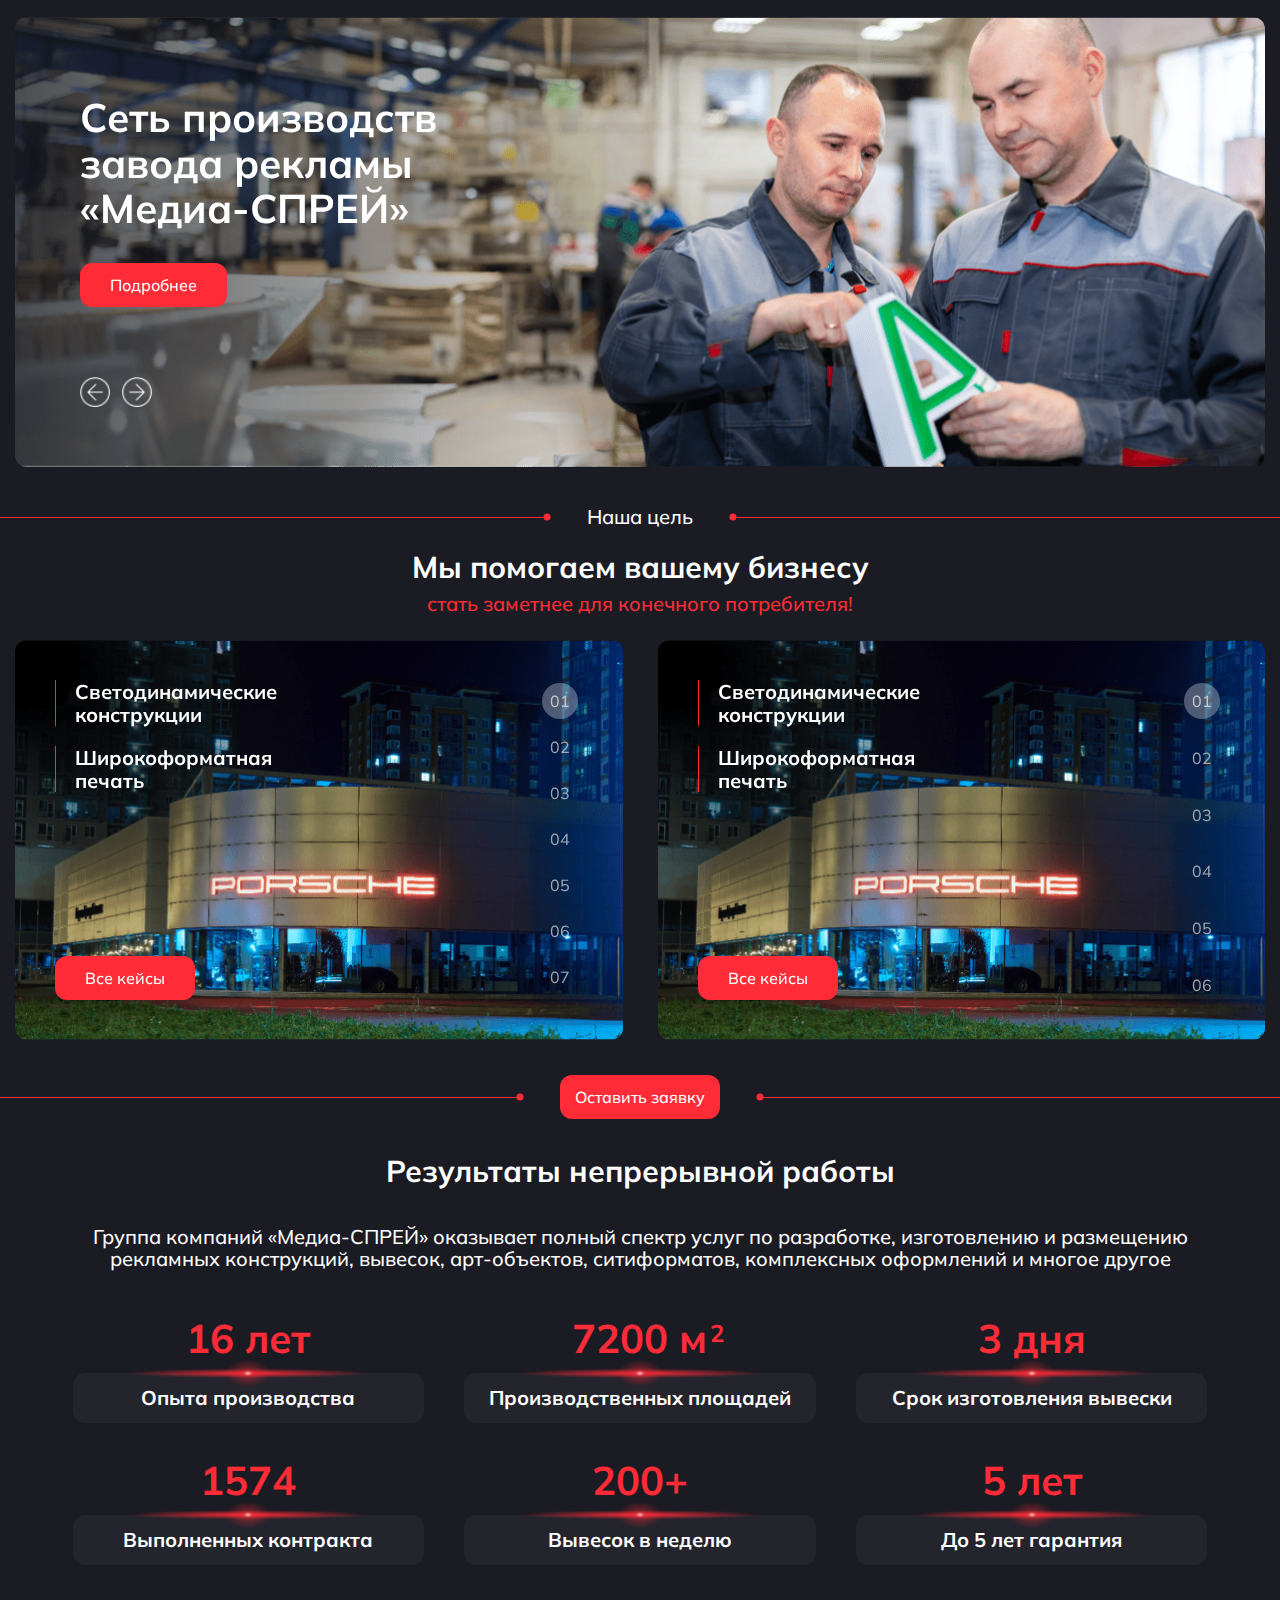
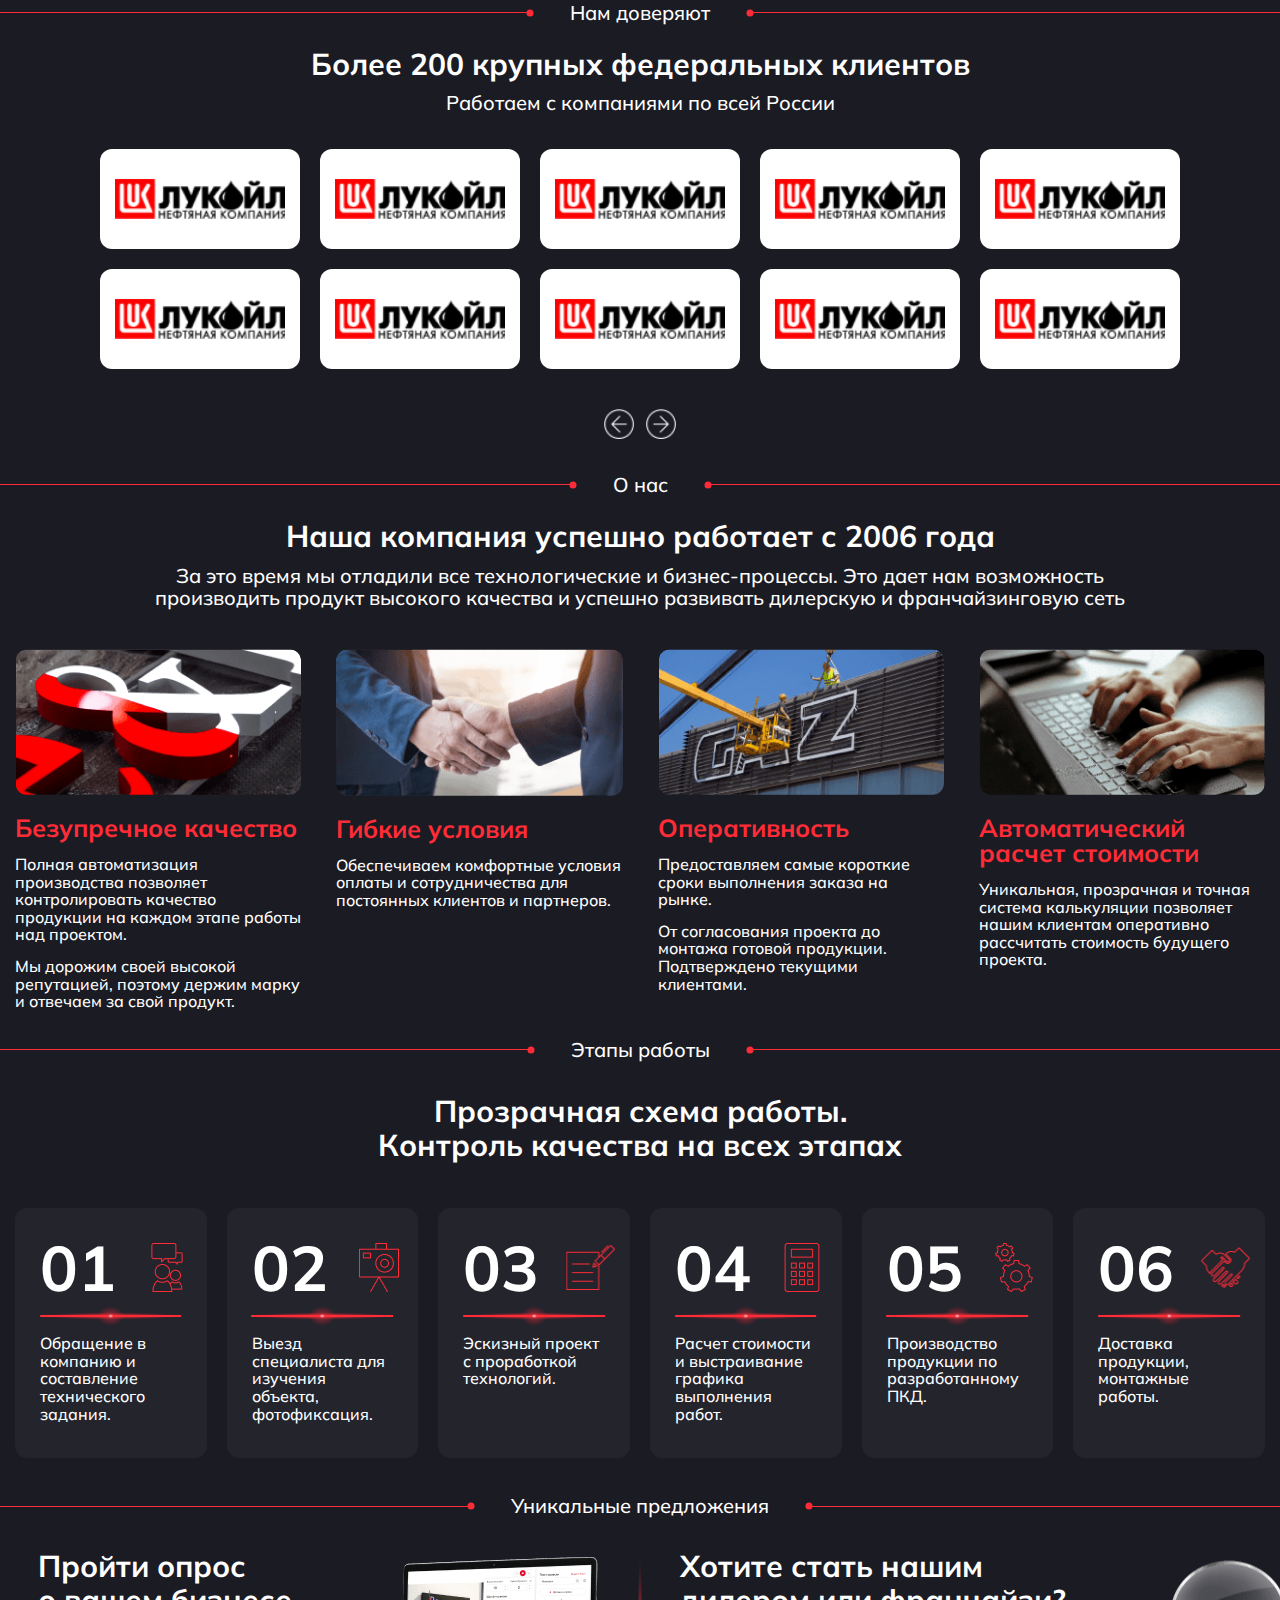
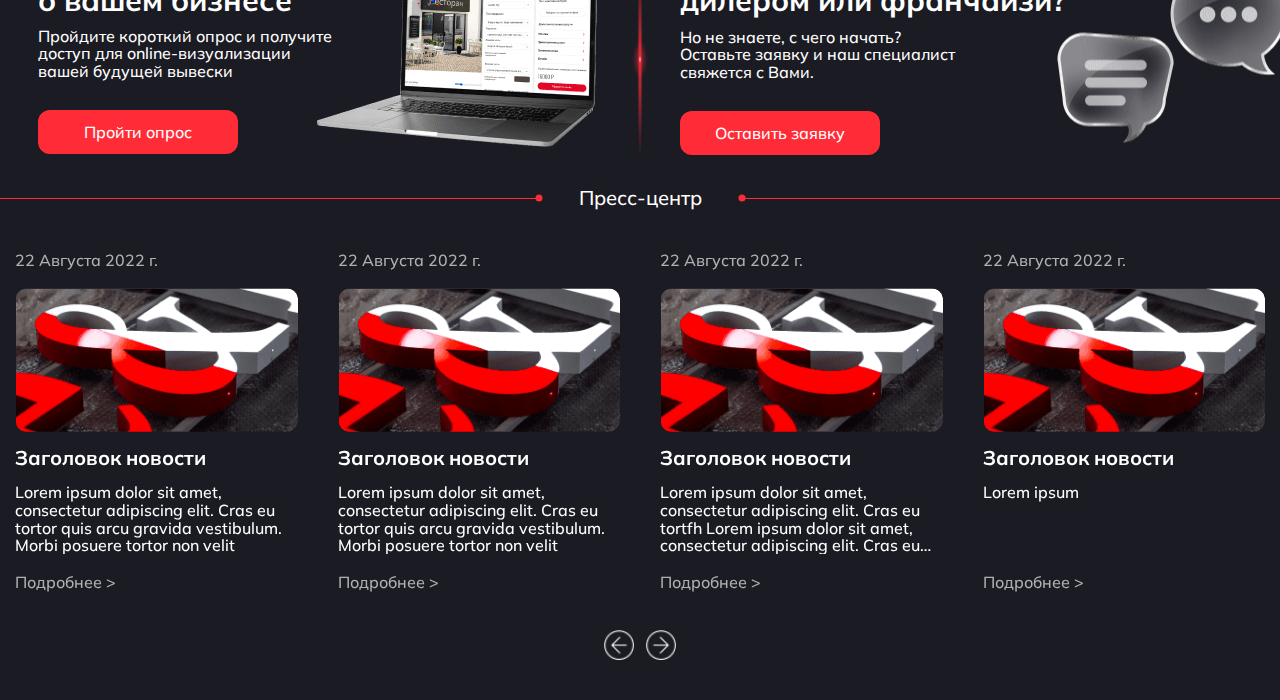
<file: index.html>
<!DOCTYPE html>
<html lang="ru">
  <head>
    <meta charset="UTF-8" />
    <meta http-equiv="X-UA-Compatible" content="IE=edge" />
    <meta name="viewport" content="width=device-width, initial-scale=1.0" />
    <title>Главная</title>
    <!-- Swiper -->
    <link
      rel="stylesheet"
      href="https://cdn.jsdelivr.net/npm/swiper@9/swiper-bundle.min.css"
    />

    <!-- Index css -->
    <link rel="stylesheet" href="./css/index.css" />
    <!-- Page css -->
    <link rel="stylesheet" href="./css/pages/homepage.css" />
  </head>
  <body>
    <main class="wrapper">
      <section class="hero">
        <div class="container">
          <div class="hero__inner">
            <div class="hero__slider swiper">
              <div class="hero__slider-wrapper swiper-wrapper">
                <div class="hero__slider-slide swiper-slide">
                  <h1 class="hero__title title--1">
                    Сеть производств завода рекламы «Медиа-СПРЕЙ»
                  </h1>
                  <a href="dealership.html" class="hero__button button--1">
                    Подробнее
                  </a>
                </div>
                <div class="hero__slider-slide swiper-slide">
                  <div class="hero__title title--1">
                    Сеть производств завода рекламы «Медиа-СПРЕЙ»2
                  </div>
                  <a href="#" class="hero__button button--1">Подробнее</a>
                </div>
              </div>

              <div class="hero__slider-arrows slider__arrows">
                <button
                  class="hero__slider-arrow--prev slider__arrow slider__arrow--prev"
                ></button>

                <button
                  class="hero__slider-arrow--next slider__arrow slider__arrow--next"
                ></button>
              </div>
            </div>
          </div>
        </div>
      </section>

      <section class="our-mission">
        <div class="our-mission__inner">
          <div class="decor-lines__wrapper">
            <div class="decor-lines__line"></div>
            <div class="decor-lines__content">
              <div class="subtitle">Наша цель</div>
            </div>
            <div class="decor-lines__line"></div>
          </div>
          <div class="our-mission__title title--2">
            Мы помогаем вашему бизнесу
          </div>
          <p class="our-mission__title--accent">
            стать заметнее для конечного потребителя!
          </p>

          <div class="container">
            <div class="our-mission__content">
              <div class="our-mission__slider swiper">
                <div class="our-mission__slider-wrapper swiper-wrapper">
                  <div class="our-mission__slide swiper-slide">
                    <div class="our-mission__slide-info">
                      <div class="our-mission__slide-box">
                        <div class="our-mission__slide-subtitlte">
                          Светодинамические конструкции
                        </div>
                        <div class="our-mission__slide-subtitlte">
                          Широкоформатная печать
                        </div>
                      </div>
                      <a href="#" class="our-mission__slide-button button--1">
                        Все кейсы
                      </a>
                    </div>
                    <div class="our-mission__slide-bg-img-wrapper">
                      <img
                        class="our-mission__slide-bg-img"
                        src="./images/project-preview.png"
                        alt="Превью проекта - широкоформатная печать и светодинамеческая конструкция"
                      />
                    </div>
                  </div>
                  <div class="our-mission__slide swiper-slide">
                    <div class="our-mission__slide-info">
                      <div class="our-mission__slide-box">
                        <div class="our-mission__slide-subtitlte">
                          Светодинамические конструкции
                        </div>
                        <div class="our-mission__slide-subtitlte">
                          Широкоформатная печать
                        </div>
                      </div>
                      <a href="#" class="our-mission__slide-button button--1">
                        Все кейсы
                      </a>
                    </div>
                    <div class="our-mission__slide-bg-img-wrapper">
                      <img
                        class="our-mission__slide-bg-img"
                        src="./images/project-preview.png"
                        alt="Превью проекта - широкоформатная печать и светодинамеческая конструкция"
                      />
                    </div>
                  </div>
                  <div class="our-mission__slide swiper-slide">
                    <div class="our-mission__slide-info">
                      <div class="our-mission__slide-box">
                        <div class="our-mission__slide-subtitlte">
                          Светодинамические конструкции
                        </div>
                        <div class="our-mission__slide-subtitlte">
                          Широкоформатная печать
                        </div>
                      </div>
                      <a href="#" class="our-mission__slide-button button--1">
                        Все кейсы
                      </a>
                    </div>
                    <div class="our-mission__slide-bg-img-wrapper">
                      <img
                        class="our-mission__slide-bg-img"
                        src="./images/project-preview.png"
                        alt="Превью проекта - широкоформатная печать и светодинамеческая конструкция"
                      />
                    </div>
                  </div>
                  <div class="our-mission__slide swiper-slide">
                    <div class="our-mission__slide-info">
                      <div class="our-mission__slide-box">
                        <div class="our-mission__slide-subtitlte">
                          Светодинамические конструкции
                        </div>
                        <div class="our-mission__slide-subtitlte">
                          Широкоформатная печать
                        </div>
                      </div>
                      <a href="#" class="our-mission__slide-button button--1">
                        Все кейсы
                      </a>
                    </div>
                    <div class="our-mission__slide-bg-img-wrapper">
                      <img
                        class="our-mission__slide-bg-img"
                        src="./images/project-preview.png"
                        alt="Превью проекта - широкоформатная печать и светодинамеческая конструкция"
                      />
                    </div>
                  </div>
                  <div class="our-mission__slide swiper-slide">
                    <div class="our-mission__slide-info">
                      <div class="our-mission__slide-box">
                        <div class="our-mission__slide-subtitlte">
                          Светодинамические конструкции
                        </div>
                        <div class="our-mission__slide-subtitlte">
                          Широкоформатная печать
                        </div>
                      </div>
                      <a href="#" class="our-mission__slide-button button--1">
                        Все кейсы
                      </a>
                    </div>
                    <div class="our-mission__slide-bg-img-wrapper">
                      <img
                        class="our-mission__slide-bg-img"
                        src="./images/project-preview.png"
                        alt="Превью проекта - широкоформатная печать и светодинамеческая конструкция"
                      />
                    </div>
                  </div>
                  <div class="our-mission__slide swiper-slide">
                    <div class="our-mission__slide-info">
                      <div class="our-mission__slide-box">
                        <div class="our-mission__slide-subtitlte">
                          Светодинамические конструкции
                        </div>
                        <div class="our-mission__slide-subtitlte">
                          Широкоформатная печать
                        </div>
                      </div>
                      <a href="#" class="our-mission__slide-button button--1">
                        Все кейсы
                      </a>
                    </div>
                    <div class="our-mission__slide-bg-img-wrapper">
                      <img
                        class="our-mission__slide-bg-img"
                        src="./images/project-preview.png"
                        alt="Превью проекта - широкоформатная печать и светодинамеческая конструкция"
                      />
                    </div>
                  </div>
                  <div class="our-mission__slide swiper-slide">
                    <div class="our-mission__slide-info">
                      <div class="our-mission__slide-box">
                        <div class="our-mission__slide-subtitlte">
                          Светодинамические конструкции
                        </div>
                        <div class="our-mission__slide-subtitlte">
                          Широкоформатная печать
                        </div>
                      </div>
                      <a href="#" class="our-mission__slide-button button--1">
                        Все кейсы
                      </a>
                    </div>
                    <div class="our-mission__slide-bg-img-wrapper">
                      <img
                        class="our-mission__slide-bg-img"
                        src="./images/project-preview.png"
                        alt="Превью проекта - широкоформатная печать и светодинамеческая конструкция"
                      />
                    </div>
                  </div>
                  <div class="our-mission__slide swiper-slide">
                    <div class="our-mission__slide-info">
                      <div class="our-mission__slide-box">
                        <div class="our-mission__slide-subtitlte">
                          Светодинамические конструкции
                        </div>
                        <div class="our-mission__slide-subtitlte">
                          Широкоформатная печать
                        </div>
                      </div>
                      <a href="#" class="our-mission__slide-button button--1">
                        Все кейсы
                      </a>
                    </div>
                    <div class="our-mission__slide-bg-img-wrapper">
                      <img
                        class="our-mission__slide-bg-img"
                        src="./images/project-preview.png"
                        alt="Превью проекта - широкоформатная печать и светодинамеческая конструкция"
                      />
                    </div>
                  </div>
                </div>

                <div class="our-mission__slider-pagination"></div>
              </div>
              <div class="our-mission__slider swiper">
                <div class="our-mission__slider-wrapper swiper-wrapper">
                  <div class="our-mission__slide swiper-slide">
                    <div class="our-mission__slide-info">
                      <div class="our-mission__slide-box">
                        <div class="our-mission__slide-subtitlte">
                          Светодинамические конструкции
                        </div>
                        <div class="our-mission__slide-subtitlte">
                          Широкоформатная печать
                        </div>
                      </div>
                      <a href="#" class="our-mission__slide-button button--1">
                        Все кейсы
                      </a>
                    </div>
                    <div class="our-mission__slide-bg-img-wrapper">
                      <img
                        class="our-mission__slide-bg-img"
                        src="./images/project-preview.png"
                        alt="Превью проекта - широкоформатная печать и светодинамеческая конструкция"
                      />
                    </div>
                  </div>
                  <div class="our-mission__slide swiper-slide">
                    <div class="our-mission__slide-info">
                      <div class="our-mission__slide-box">
                        <div class="our-mission__slide-subtitlte">
                          Светодинамические конструкции
                        </div>
                        <div class="our-mission__slide-subtitlte">
                          Широкоформатная печать
                        </div>
                      </div>
                      <a href="#" class="our-mission__slide-button button--1">
                        Все кейсы
                      </a>
                    </div>
                    <div class="our-mission__slide-bg-img-wrapper">
                      <img
                        class="our-mission__slide-bg-img"
                        src="./images/project-preview.png"
                        alt="Превью проекта - широкоформатная печать и светодинамеческая конструкция"
                      />
                    </div>
                  </div>
                  <div class="our-mission__slide swiper-slide">
                    <div class="our-mission__slide-info">
                      <div class="our-mission__slide-box">
                        <div class="our-mission__slide-subtitlte">
                          Светодинамические конструкции
                        </div>
                        <div class="our-mission__slide-subtitlte">
                          Широкоформатная печать
                        </div>
                      </div>
                      <a href="#" class="our-mission__slide-button button--1">
                        Все кейсы
                      </a>
                    </div>
                    <div class="our-mission__slide-bg-img-wrapper">
                      <img
                        class="our-mission__slide-bg-img"
                        src="./images/project-preview.png"
                        alt="Превью проекта - широкоформатная печать и светодинамеческая конструкция"
                      />
                    </div>
                  </div>
                  <div class="our-mission__slide swiper-slide">
                    <div class="our-mission__slide-info">
                      <div class="our-mission__slide-box">
                        <div class="our-mission__slide-subtitlte">
                          Светодинамические конструкции
                        </div>
                        <div class="our-mission__slide-subtitlte">
                          Широкоформатная печать
                        </div>
                      </div>
                      <a href="#" class="our-mission__slide-button button--1">
                        Все кейсы
                      </a>
                    </div>
                    <div class="our-mission__slide-bg-img-wrapper">
                      <img
                        class="our-mission__slide-bg-img"
                        src="./images/project-preview.png"
                        alt="Превью проекта - широкоформатная печать и светодинамеческая конструкция"
                      />
                    </div>
                  </div>
                  <div class="our-mission__slide swiper-slide">
                    <div class="our-mission__slide-info">
                      <div class="our-mission__slide-box">
                        <div class="our-mission__slide-subtitlte">
                          Светодинамические конструкции
                        </div>
                        <div class="our-mission__slide-subtitlte">
                          Широкоформатная печать
                        </div>
                      </div>
                      <a href="#" class="our-mission__slide-button button--1">
                        Все кейсы
                      </a>
                    </div>
                    <div class="our-mission__slide-bg-img-wrapper">
                      <img
                        class="our-mission__slide-bg-img"
                        src="./images/project-preview.png"
                        alt="Превью проекта - широкоформатная печать и светодинамеческая конструкция"
                      />
                    </div>
                  </div>
                  <div class="our-mission__slide swiper-slide">
                    <div class="our-mission__slide-info">
                      <div class="our-mission__slide-box">
                        <div class="our-mission__slide-subtitlte">
                          Светодинамические конструкции
                        </div>
                        <div class="our-mission__slide-subtitlte">
                          Широкоформатная печать
                        </div>
                      </div>
                      <a href="#" class="our-mission__slide-button button--1">
                        Все кейсы
                      </a>
                    </div>
                    <div class="our-mission__slide-bg-img-wrapper">
                      <img
                        class="our-mission__slide-bg-img"
                        src="./images/project-preview.png"
                        alt="Превью проекта - широкоформатная печать и светодинамеческая конструкция"
                      />
                    </div>
                  </div>
                </div>

                <div class="our-mission__slider-pagination"></div>
              </div>
            </div>
          </div>

          <div class="decor-lines__wrapper">
            <div class="decor-lines__line"></div>
            <div class="decor-lines__content">
              <a
                href="#popup-contact"
                class="our-mission__contact-btn button--1 popup-contact-open-btn popup-link"
                data-popup="popup-contact"
              >
                Оставить заявку
              </a>
            </div>
            <div class="decor-lines__line"></div>
          </div>
        </div>
      </section>

      <section class="results">
        <div class="container">
          <div class="results__inner">
            <div class="results__title title--2">
              Результаты непрерывной работы
            </div>
            <p class="results__paragraph paragraph--1">
              Группа компаний «Медиа-СПРЕЙ» оказывает полный спектр услуг по
              разработке, изготовлению и размещению рекламных конструкций,
              вывесок, арт-объектов, ситиформатов, комплексных оформлений и
              многое другое
            </p>
            <ul class="results__list results-list">
              <li class="results-list__item">
                <p class="results-list__item-title title--1">16 лет</p>
                <div class="results-list__item-info card-blink">
                  Опыта производства
                </div>
              </li>
              <li class="results-list__item">
                <p class="results-list__item-title title--1">
                  7200
                  <sup class="sup--squared">м</sup>
                </p>
                <div
                  class="results__item-info results-list__item-info card-blink"
                >
                  Производственных площадей
                </div>
              </li>
              <li class="results-list__item">
                <p class="results-list__item-title title--1">3 дня</p>
                <div class="results-list__item-info card-blink">
                  Срок изготовления вывески
                </div>
              </li>
              <li class="results-list__item">
                <p class="results-list__item-title title--1">1574</p>
                <div class="results-list__item-info card-blink">
                  Выполненных контракта
                </div>
              </li>
              <li class="results-list__item">
                <p class="results-list__item-title title--1">200+</p>
                <div class="results-list__item-info card-blink">
                  Вывесок в неделю
                </div>
              </li>
              <li class="results-list__item">
                <p class="results-list__item-title title--1">5 лет</p>
                <div class="results-list__item-info card-blink">
                  До 5 лет гарантия
                </div>
              </li>
            </ul>
          </div>
        </div>
      </section>

      <section class="our-clients">
        <div class="our-clients__inner">
          <div class="decor-lines__wrapper">
            <div class="decor-lines__line"></div>
            <div class="decor-lines__content">
              <div class="subtitle">Нам доверяют</div>
            </div>
            <div class="decor-lines__line"></div>
          </div>
          <div class="container">
            <div class="our-clients__content">
              <div class="our-clients__title title--2">
                Более 200 крупных федеральных клиентов
              </div>
              <p class="our-clients__paragraph paragraph--1">
                Работаем с компаниями по всей России
              </p>
              <div class="our-clients__slider swiper">
                <ul class="our-clients__slider-wrapper swiper-wrapper">
                  <li class="our-clients__slide swiper-slide">
                    <div class="our-clients__slide-card card">
                      <img
                        class="our-clients__slide-logo"
                        src="./images/our-clients__logo.png"
                        alt="Наш партнер 'Лукойл'"
                      />
                    </div>
                    <div class="our-clients__slide-card card">
                      <img
                        class="our-clients__slide-logo"
                        src="./images/our-clients__logo.png"
                        alt="Наш партнер 'Лукойл'"
                      />
                    </div>
                  </li>
                  <li class="our-clients__slide swiper-slide">
                    <div class="our-clients__slide-card card">
                      <img
                        class="our-clients__slide-logo"
                        src="./images/our-clients__logo.png"
                        alt="Наш партнер 'Лукойл'"
                      />
                    </div>
                    <div class="our-clients__slide-card card">
                      <img
                        class="our-clients__slide-logo"
                        src="./images/our-clients__logo.png"
                        alt="Наш партнер 'Лукойл'"
                      />
                    </div>
                  </li>
                  <li class="our-clients__slide swiper-slide">
                    <div class="our-clients__slide-card card">
                      <img
                        class="our-clients__slide-logo"
                        src="./images/our-clients__logo.png"
                        alt="Наш партнер 'Лукойл'"
                      />
                    </div>
                    <div class="our-clients__slide-card card">
                      <img
                        class="our-clients__slide-logo"
                        src="./images/our-clients__logo.png"
                        alt="Наш партнер 'Лукойл'"
                      />
                    </div>
                  </li>
                  <li class="our-clients__slide swiper-slide">
                    <div class="our-clients__slide-card card">
                      <img
                        class="our-clients__slide-logo"
                        src="./images/our-clients__logo.png"
                        alt="Наш партнер 'Лукойл'"
                      />
                    </div>
                    <div class="our-clients__slide-card card">
                      <img
                        class="our-clients__slide-logo"
                        src="./images/our-clients__logo.png"
                        alt="Наш партнер 'Лукойл'"
                      />
                    </div>
                  </li>
                  <li class="our-clients__slide swiper-slide">
                    <div class="our-clients__slide-card card">
                      <img
                        class="our-clients__slide-logo"
                        src="./images/our-clients__logo.png"
                        alt="Наш партнер 'Лукойл'"
                      />
                    </div>
                    <div class="our-clients__slide-card card">
                      <img
                        class="our-clients__slide-logo"
                        src="./images/our-clients__logo.png"
                        alt="Наш партнер 'Лукойл'"
                      />
                    </div>
                  </li>
                  <li class="our-clients__slide swiper-slide">
                    <div class="our-clients__slide-card card">
                      <img
                        class="our-clients__slide-logo"
                        src="./images/our-clients__logo.png"
                        alt="Наш партнер 'Лукойл'"
                      />
                    </div>
                    <div class="our-clients__slide-card card">
                      <img
                        class="our-clients__slide-logo"
                        src="./images/our-clients__logo.png"
                        alt="Наш партнер 'Лукойл'"
                      />
                    </div>
                  </li>
                  <li class="our-clients__slide swiper-slide">
                    <div class="our-clients__slide-card card">
                      <img
                        class="our-clients__slide-logo"
                        src="./images/our-clients__logo.png"
                        alt="Наш партнер 'Лукойл'"
                      />
                    </div>
                    <div class="our-clients__slide-card card">
                      <img
                        class="our-clients__slide-logo"
                        src="./images/our-clients__logo.png"
                        alt="Наш партнер 'Лукойл'"
                      />
                    </div>
                  </li>
                  <li class="our-clients__slide swiper-slide">
                    <div class="our-clients__slide-card card">
                      <img
                        class="our-clients__slide-logo"
                        src="./images/our-clients__logo.png"
                        alt="Наш партнер 'Лукойл'"
                      />
                    </div>
                    <div class="our-clients__slide-card card">
                      <img
                        class="our-clients__slide-logo"
                        src="./images/our-clients__logo.png"
                        alt="Наш партнер 'Лукойл'"
                      />
                    </div>
                  </li>
                  <li class="our-clients__slide swiper-slide">
                    <div class="our-clients__slide-card card">
                      <img
                        class="our-clients__slide-logo"
                        src="./images/our-clients__logo.png"
                        alt="Наш партнер 'Лукойл'"
                      />
                    </div>
                    <div class="our-clients__slide-card card">
                      <img
                        class="our-clients__slide-logo"
                        src="./images/our-clients__logo.png"
                        alt="Наш партнер 'Лукойл'"
                      />
                    </div>
                  </li>
                  <li class="our-clients__slide swiper-slide">
                    <div class="our-clients__slide-card card">
                      <img
                        class="our-clients__slide-logo"
                        src="./images/our-clients__logo.png"
                        alt="Наш партнер 'Лукойл'"
                      />
                    </div>
                    <div class="our-clients__slide-card card">
                      <img
                        class="our-clients__slide-logo"
                        src="./images/our-clients__logo.png"
                        alt="Наш партнер 'Лукойл'"
                      />
                    </div>
                  </li>
                  <li class="our-clients__slide swiper-slide">
                    <div class="our-clients__slide-card card">
                      <img
                        class="our-clients__slide-logo"
                        src="./images/our-clients__logo.png"
                        alt="Наш партнер 'Лукойл'"
                      />
                    </div>
                    <div class="our-clients__slide-card card">
                      <img
                        class="our-clients__slide-logo"
                        src="./images/our-clients__logo.png"
                        alt="Наш партнер 'Лукойл'"
                      />
                    </div>
                  </li>
                  <li class="our-clients__slide swiper-slide">
                    <div class="our-clients__slide-card card">
                      <img
                        class="our-clients__slide-logo"
                        src="./images/our-clients__logo.png"
                        alt="Наш партнер 'Лукойл'"
                      />
                    </div>
                    <div class="our-clients__slide-card card">
                      <img
                        class="our-clients__slide-logo"
                        src="./images/our-clients__logo.png"
                        alt="Наш партнер 'Лукойл'"
                      />
                    </div>
                  </li>
                </ul>

                <div class="our-clients__slider-arrows slider__arrows">
                  <button
                    class="our-clients__slider-arrow--prev slider__arrow slider__arrow--prev"
                  ></button>

                  <button
                    class="our-clients__slider-arrow--next slider__arrow slider__arrow--next"
                  ></button>
                </div>
              </div>
            </div>
          </div>
        </div>
      </section>

      <section class="about-us">
        <div class="about-us__inner">
          <div class="decor-lines__wrapper">
            <div class="decor-lines__line"></div>
            <div class="decor-lines__content">
              <div class="subtitle">О нас</div>
            </div>
            <div class="decor-lines__line"></div>
          </div>

          <div class="container">
            <div class="about-us__content">
              <div class="about-us__title title--2">
                Наша компания успешно работает с 2006 года
              </div>
              <p class="about-us__paragraph paragraph--1">
                За это время мы отладили все технологические и бизнес-процессы.
                Это дает нам возможность производить продукт высокого качества и
                успешно развивать дилерскую и франчайзинговую сеть
              </p>
              <ul class="about-us__list">
                <li class="about-us__item">
                  <div class="about-us__item-img-wrapper">
                    <img
                      src="./images/about-us--quality.png"
                      alt="Безупречное качество"
                      class="about-us__item-img"
                    />
                  </div>
                  <div class="about-us__item-title">Безупречное качество</div>
                  <div class="about-us__item-info">
                    <p class="about-us__item-paragraph paragraph--2">
                      Полная автоматизация производства позволяет контролировать
                      качество продукции на каждом этапе работы над проектом.
                    </p>
                    <p class="about-us__item-paragraph paragraph--2">
                      Мы дорожим своей высокой репутацией, поэтому держим марку
                      и отвечаем за свой продукт.
                    </p>
                  </div>
                </li>
                <li class="about-us__item">
                  <div class="about-us__item-img-wrapper">
                    <img
                      src="./images/about-us--flexibility.png"
                      alt="Гибкие условия"
                      class="about-us__item-img"
                    />
                  </div>
                  <div class="about-us__item-title">Гибкие условия</div>
                  <div class="about-us__item-info">
                    <p class="about-us__item-paragraph paragraph--2">
                      Обеспечиваем комфортные условия оплаты и сотрудничества
                      для постоянных клиентов и партнеров.
                    </p>
                  </div>
                </li>
                <li class="about-us__item">
                  <div class="about-us__item-img-wrapper">
                    <img
                      src="./images/about-us--efficiency.png"
                      alt="Оперативность"
                      class="about-us__item-img"
                    />
                  </div>
                  <div class="about-us__item-title">Оперативность</div>
                  <div class="about-us__item-info">
                    <p class="about-us__item-paragraph paragraph--2">
                      Предоставляем самые короткие сроки выполнения заказа на
                      рынке.
                    </p>
                    <p class="about-us__item-paragraph paragraph--2">
                      От согласования проекта до монтажа готовой продукции.
                      Подтверждено текущими клиентами.
                    </p>
                  </div>
                </li>
                <li class="about-us__item">
                  <div class="about-us__item-img-wrapper">
                    <img
                      src="./images/about-us--automaticity.png"
                      alt="Автоматический расчет стоимости"
                      class="about-us__item-img"
                    />
                  </div>
                  <div class="about-us__item-title">
                    Автоматический расчет стоимости
                  </div>
                  <div class="about-us__item-info">
                    <p class="about-us__item-paragraph paragraph--2">
                      Уникальная, прозрачная и точная система калькуляции
                      позволяет нашим клиентам оперативно рассчитать стоимость
                      будущего проекта.
                    </p>
                  </div>
                </li>
              </ul>
            </div>
          </div>
        </div>
      </section>

      <section class="stages-of-work">
        <div class="stages-of-work__inner">
          <div class="decor-lines__wrapper">
            <div class="decor-lines__line"></div>
            <div class="decor-lines__content">
              <div class="subtitle">Этапы работы</div>
            </div>
            <div class="decor-lines__line"></div>
          </div>

          <div class="container">
            <div class="stages-of-work__content">
              <div class="stages-of-work__title title--2">
                Прозрачная схема работы.
                <br />
                Контроль качества на всех этапах
              </div>
              <ul class="stages-of-work__list stages-of-work__list--desktop">
                <li class="stages-of-work__item card">
                  <p class="stages-of-work__num">
                    01

                    <i
                      class="stages-of-work__icon stages-of-work__icon--01"
                    ></i>
                  </p>
                  <div class="stages-of-work__blink-line blink-line"></div>
                  <p class="stages-of-work__description paragraph--2">
                    Обращение в компанию и составление технического задания.
                  </p>
                </li>
                <li class="stages-of-work__item card">
                  <p class="stages-of-work__num">
                    02

                    <i
                      class="stages-of-work__icon stages-of-work__icon--02"
                    ></i>
                  </p>
                  <div class="stages-of-work__blink-line blink-line"></div>

                  <p class="stages-of-work__description paragraph--2">
                    Выезд специалиста для изучения объекта, фотофиксация.
                  </p>
                </li>
                <li class="stages-of-work__item card">
                  <p class="stages-of-work__num">
                    03

                    <i
                      class="stages-of-work__icon stages-of-work__icon--03"
                    ></i>
                  </p>
                  <div class="stages-of-work__blink-line blink-line"></div>

                  <p class="stages-of-work__description paragraph--2">
                    Эскизный проект с проработкой технологий.
                  </p>
                </li>
                <li class="stages-of-work__item card">
                  <p class="stages-of-work__num">
                    04

                    <i
                      class="stages-of-work__icon stages-of-work__icon--04"
                    ></i>
                  </p>
                  <div class="stages-of-work__blink-line blink-line"></div>

                  <p class="stages-of-work__description paragraph--2">
                    Расчет стоимости и выстраивание графика выполнения работ.
                  </p>
                </li>
                <li class="stages-of-work__item card">
                  <p class="stages-of-work__num">
                    05

                    <i
                      class="stages-of-work__icon stages-of-work__icon--05"
                    ></i>
                  </p>
                  <div class="stages-of-work__blink-line blink-line"></div>

                  <p class="stages-of-work__description paragraph--2">
                    Производство продукции по разработанному ПКД.
                  </p>
                </li>
                <li class="stages-of-work__item card">
                  <p class="stages-of-work__num">
                    06
                    <i
                      class="stages-of-work__icon stages-of-work__icon--06"
                    ></i>
                  </p>
                  <div class="stages-of-work__blink-line blink-line"></div>

                  <p class="stages-of-work__description paragraph--2">
                    Доставка продукции, монтажные работы.
                  </p>
                </li>
              </ul>
              <div class="stages-of-work__slider swiper">
                <ul class="stages-of-work__list swiper-wrapper">
                  <li class="stages-of-work__item card swiper-slide">
                    <p class="stages-of-work__num">
                      01

                      <i
                        class="stages-of-work__icon stages-of-work__icon--01"
                      ></i>
                    </p>
                    <div class="stages-of-work__blink-line blink-line"></div>
                    <p class="stages-of-work__description paragraph--2">
                      Обращение в компанию и составление технического задания.
                    </p>
                  </li>
                  <li class="stages-of-work__item card swiper-slide">
                    <p class="stages-of-work__num">
                      02

                      <i
                        class="stages-of-work__icon stages-of-work__icon--02"
                      ></i>
                    </p>
                    <div class="stages-of-work__blink-line blink-line"></div>

                    <p class="stages-of-work__description paragraph--2">
                      Выезд специалиста для изучения объекта, фотофиксация.
                    </p>
                  </li>
                  <li class="stages-of-work__item card swiper-slide">
                    <p class="stages-of-work__num">
                      03

                      <i
                        class="stages-of-work__icon stages-of-work__icon--03"
                      ></i>
                    </p>
                    <div class="stages-of-work__blink-line blink-line"></div>

                    <p class="stages-of-work__description paragraph--2">
                      Эскизный проект с проработкой технологий.
                    </p>
                  </li>
                  <li class="stages-of-work__item card swiper-slide">
                    <p class="stages-of-work__num">
                      04

                      <i
                        class="stages-of-work__icon stages-of-work__icon--04"
                      ></i>
                    </p>
                    <div class="stages-of-work__blink-line blink-line"></div>

                    <p class="stages-of-work__description paragraph--2">
                      Расчет стоимости и выстраивание графика выполнения работ.
                    </p>
                  </li>
                  <li class="stages-of-work__item card swiper-slide">
                    <p class="stages-of-work__num">
                      05

                      <i
                        class="stages-of-work__icon stages-of-work__icon--05"
                      ></i>
                    </p>
                    <div class="stages-of-work__blink-line blink-line"></div>

                    <p class="stages-of-work__description paragraph--2">
                      Производство продукции по разработанному ПКД.
                    </p>
                  </li>
                  <li class="stages-of-work__item card swiper-slide">
                    <p class="stages-of-work__num">
                      06
                      <i
                        class="stages-of-work__icon stages-of-work__icon--06"
                      ></i>
                    </p>
                    <div class="stages-of-work__blink-line blink-line"></div>

                    <p class="stages-of-work__description paragraph--2">
                      Доставка продукции, монтажные работы.
                    </p>
                  </li>
                </ul>
              </div>
            </div>
          </div>
        </div>
      </section>
      <div class="unique-offers">
        <div class="unique-offers__inner">
          <div class="decor-lines__wrapper">
            <div class="decor-lines__line"></div>
            <div class="decor-lines__content">
              <p class="subtitle">Уникальные предложения</p>
            </div>
            <div class="decor-lines__line"></div>
          </div>

          <div class="container unique-offers__container">
            <div class="unique-offers__content">
              <div class="unique-offers__survey-wrapper">
                <div class="survey">
                  <div class="survey__info">
                    <p class="survey__title title--2">
                      Пройти опрос
                      <br />
                      о вашем бизнесе
                    </p>
                    <p class="survey__paragraph paragraph--2">
                      Пройдите короткий опрос и получите доступ для
                      online-визуализации вашей будущей вывески
                    </p>
                    <a
                      href="#quiz--1"
                      class="survey__button button--1 popup-link"
                    >
                      Пройти опрос
                    </a>
                  </div>
                  <div class="survey__img-wrapper">
                    <img
                      src="./images/laptop--1.png"
                      alt="Уникальные предложения специально для вашего бизнеса"
                      class="survey__img"
                    />
                  </div>
                </div>
              </div>
              <div class="unique-offers__cooperation-with-us-wrapper">
                <div class="cooperation-with-us">
                  <div class="cooperation-with-us__info">
                    <p class="cooperation-with-us__title title--2">
                      Хотите стать нашим
                      <br />
                      дилером или франчайзи?
                    </p>
                    <p class="cooperation-with-us__paragraph paragraph--2">
                      Но не знаете, с чего начать? Оставьте заявку и наш
                      специалист свяжется с Вами.
                    </p>
                    <a
                      href="#popup-contact"
                      class="cooperation-with-us__button button--1 popup-contact-open-btn popup-link"
                    >
                      Оставить заявку
                    </a>
                  </div>
                  <div class="cooperation-with-us__img-wrapper">
                    <img
                      src="./images/message.png"
                      alt="Оставьте заявку и наш специалист свяжется с Вами."
                      class="cooperation-with-us__img"
                    />
                  </div>
                </div>
              </div>
            </div>
          </div>
        </div>
      </div>

      <div class="press-center">
        <div class="press-center__inner">
          <div class="decor-lines__wrapper">
            <div class="decor-lines__line"></div>
            <div class="decor-lines__content">
              <p class="subtitle">Пресс-центр</p>
            </div>
            <div class="decor-lines__line"></div>
          </div>
          <div class="container">
            <div class="press-center__slider swiper">
              <ul class="press-center__slider-wrapper swiper-wrapper">
                <li class="press-center__slide swiper-slide">
                  <a class="press-center__slide-link-wrapper" href="#">
                    <span class="press-center__slide-date">
                      22 Августа 2022 г.
                    </span>
                    <div class="press-center__slide-img-wrapper">
                      <img
                        src="./images/about-us--quality.png"
                        alt="Заголовок новости"
                      />
                    </div>
                    <p class="press-center__slide-title">Заголовок новости</p>
                    <p class="press-center__slide-paragraph paragraph--2">
                      Lorem ipsum dolor sit amet, consectetur adipiscing elit.
                      Cras eu tortor quis arcu gravida vestibulum. Morbi posuere
                      tortor non velit
                    </p>
                    <span class="press-center__slide-more">Подробнее ></span>
                  </a>
                </li>
                <li class="press-center__slide swiper-slide">
                  <a class="press-center__slide-link-wrapper" href="#">
                    <span class="press-center__slide-date">
                      22 Августа 2022 г.
                    </span>
                    <div class="press-center__slide-img-wrapper">
                      <img
                        src="./images/about-us--quality.png"
                        alt="Заголовок новости"
                      />
                    </div>
                    <p class="press-center__slide-title">Заголовок новости</p>
                    <p class="press-center__slide-paragraph paragraph--2">
                      Lorem ipsum dolor sit amet, consectetur adipiscing elit.
                      Cras eu tortor quis arcu gravida vestibulum. Morbi posuere
                      tortor non velit
                    </p>
                    <span class="press-center__slide-more">Подробнее ></span>
                  </a>
                </li>
                <li class="press-center__slide swiper-slide">
                  <a class="press-center__slide-link-wrapper" href="#">
                    <span class="press-center__slide-date">
                      22 Августа 2022 г.
                    </span>
                    <div class="press-center__slide-img-wrapper">
                      <img
                        src="./images/about-us--quality.png"
                        alt="Заголовок новости"
                      />
                    </div>
                    <p class="press-center__slide-title">Заголовок новости</p>
                    <p class="press-center__slide-paragraph paragraph--2">
                      Lorem ipsum dolor sit amet, consectetur adipiscing elit.
                      Cras eu tortfh Lorem ipsum dolor sit amet, consectetur
                      adipiscing elit. Cras eu tortfh Lorem ipsum dolor sit
                      amet, consectetur adipiscing elit. Cras eu tortfh Lorem
                      ipsum dolor sit amet, consectetur adipiscing elit. Cras eu
                      tortfh Lorem ipsum dolor sit amet, consectetur adipiscing
                      elit. Cras eu tortfh
                    </p>
                    <span class="press-center__slide-more">Подробнее ></span>
                  </a>
                </li>
                <li class="press-center__slide swiper-slide">
                  <a class="press-center__slide-link-wrapper" href="#">
                    <span class="press-center__slide-date">
                      22 Августа 2022 г.
                    </span>
                    <div class="press-center__slide-img-wrapper">
                      <img
                        src="./images/about-us--quality.png"
                        alt="Заголовок новости"
                      />
                    </div>
                    <p class="press-center__slide-title">Заголовок новости</p>
                    <p class="press-center__slide-paragraph paragraph--2">
                      Lorem ipsum
                    </p>
                    <span class="press-center__slide-more">Подробнее ></span>
                  </a>
                </li>
                <li class="press-center__slide swiper-slide">
                  <a class="press-center__slide-link-wrapper" href="#">
                    <span class="press-center__slide-date">
                      22 Августа 2022 г.
                    </span>
                    <div class="press-center__slide-img-wrapper">
                      <img
                        src="./images/about-us--quality.png"
                        alt="Заголовок новости"
                      />
                    </div>
                    <p class="press-center__slide-title">Заголовок новости</p>
                    <p class="press-center__slide-paragraph paragraph--2">
                      Lorem ipsum
                    </p>
                    <span class="press-center__slide-more">Подробнее ></span>
                  </a>
                </li>
                <li class="press-center__slide swiper-slide">
                  <a class="press-center__slide-link-wrapper" href="#">
                    <span class="press-center__slide-date">
                      22 Августа 2022 г.
                    </span>
                    <div class="press-center__slide-img-wrapper">
                      <img
                        src="./images/about-us--quality.png"
                        alt="Заголовок новости"
                      />
                    </div>
                    <p class="press-center__slide-title">Заголовок новости</p>
                    <p class="press-center__slide-paragraph paragraph--2">
                      Lorem ipsum dolor sit amet, consectetur adipiscing elit.
                      Cras eu tortor
                    </p>
                    <span class="press-center__slide-more">Подробнее ></span>
                  </a>
                </li>
                <li class="press-center__slide swiper-slide">
                  <a class="press-center__slide-link-wrapper" href="#">
                    <span class="press-center__slide-date">
                      22 Августа 2022 г.
                    </span>
                    <div class="press-center__slide-img-wrapper">
                      <img
                        src="./images/about-us--quality.png"
                        alt="Заголовок новости"
                      />
                    </div>
                    <p class="press-center__slide-title">Заголовок новости</p>
                    <p class="press-center__slide-paragraph paragraph--2">
                      Lorem ipsum dolis arcu gravida vestibulum. Morbi posuere
                      tortor non velit
                    </p>
                    <span class="press-center__slide-more">Подробнее ></span>
                  </a>
                </li>
                <li class="press-center__slide swiper-slide">
                  <a class="press-center__slide-link-wrapper" href="#">
                    <span class="press-center__slide-date">
                      22 Августа 2022 г.
                    </span>
                    <div class="press-center__slide-img-wrapper">
                      <img
                        src="./images/about-us--quality.png"
                        alt="Заголовок новости"
                      />
                    </div>
                    <p class="press-center__slide-title">Заголовок новости</p>
                    <p class="press-center__slide-paragraph paragraph--2">
                      Lorem ipsum dolor sit amet, consectetur adipiscing elit.
                      Cras eu tortor quis arcu gravidavestibulum. Morbi posuere
                      tortor non velits eu tortor quis arcu gravida vestibulum.
                      Morbi posuere tortor non velitvestibulum. Morbi posuere
                      tortor non velits eu tortor quis arcu gravida vestibulum.
                      Morbi posuere tortor non velit
                    </p>
                    <span class="press-center__slide-more">Подробнее ></span>
                  </a>
                </li>
              </ul>
              <div class="press-center__slider-arrows slider__arrows">
                <button
                  class="press-center__slider-arrow--prev slider__arrow slider__arrow--prev swiper-button-disabled"
                  disabled=""
                  tabindex="-1"
                  aria-label="Previous slide"
                  aria-controls="swiper-wrapper-d2fec103e7df8109c2"
                  aria-disabled="true"
                ></button>

                <button
                  class="press-center__slider-arrow--next slider__arrow slider__arrow--next"
                  tabindex="0"
                  aria-label="Next slide"
                  aria-controls="swiper-wrapper-d2fec103e7df8109c2"
                  aria-disabled="false"
                ></button>
              </div>
            </div>
          </div>
        </div>
      </div>
    </main>

    <div class="popup" id="popup-contact">
      <div class="popup__body">
        <div class="popup__content popup-contact">
          <p class="popup-contact__paragraph">
            Оставьте свое сообщение ввиде запроса
            <br />
            и наш специалист свяжется с Вами
            <br />
            любым указанным Вами способом:
          </p>
          <form action="#" class="popup-contact__form">
            <label class="popup-contact__label-input">
              Ваше имя:
              <input
                type="text"
                class="popup-contact__input input"
                placeholder="Напишите ваше имя"
              />
            </label>

            <label class="popup-contact__label-input">
              Контактный телефон*
              <input
                type="text"
                class="popup-contact__input input"
                required
                placeholder="Введите ваш номер телефона"
              />
            </label>

            <label class="popup-contact__label-input">
              Е-mail
              <input
                type="text"
                class="popup-contact__input input"
                placeholder="Напишите ваш электронный адрес"
              />
            </label>

            <div class="popup-contact__box-radios">
              <label class="popup-contact__label-radio">
                <input
                  class="input-radio"
                  type="radio"
                  checked
                  name="contact"
                  value="louie"
                />
                <span
                  class="popup-contact__radio-custom input-radio-custom"
                ></span>
                Звонок
              </label>
              <label class="popup-contact__label-radio">
                <input
                  class="input-radio"
                  type="radio"
                  checked
                  name="contact"
                  value="louie"
                />
                <span
                  class="popup-contact__radio-custom input-radio-custom"
                ></span>
                <nobr>E-mail</nobr>
              </label>

              <label class="popup-contact__label-radio">
                <input
                  class="input-radio"
                  type="radio"
                  checked
                  name="contact"
                  value="louie"
                />
                <span
                  class="popup-contact__radio-custom input-radio-custom"
                ></span>
                Whatsapp
              </label>
              <label class="popup-contact__label-radio">
                <input
                  class="input-radio"
                  type="radio"
                  checked
                  name="contact"
                  value="louie"
                />
                <span
                  class="popup-contact__radio-custom input-radio-custom"
                ></span>
                Telegram
              </label>
            </div>

            <input
              type="submit"
              class="popup-contact__button button--1"
              value="Отправить"
            />
            <p class="popup-contact__notification">
              Нажимая кнопку вы даете согласие на обработку
              <br />
              ваших персональных данных и соглашаетесь
              <br />
              <a class="popup-contact__notification--accent" href="#">
                с политикой конфиденциальности
              </a>
            </p>
          </form>
        </div>
      </div>
    </div>
    <div class="popup" id="quiz--1" data-quiz-index="1">
      <div class="popup__body">
        <form class="popup__content quiz">
          <p class="quiz__num">1 из 6</p>

          <p class="quiz__title title--2">Ваш Регион присутствия?</p>

          <div class="quiz__answers">
            <div class="quiz__box">
              <div class="quiz__label-with-input">
                <label class="quiz__label">
                  <input
                    class="input-radio"
                    type="radio"
                    value="Город"
                    checked
                    name="region"
                    data-quiz-input-name="Город"
                  />
                  <span class="quiz__radio input-radio-custom"></span>
                  Город
                </label>

                <input
                  class="quiz__input input--2"
                  placeholder="Название"
                  type="text"
                  data-quiz-input-text="Город"
                />
              </div>

              <div class="quiz__label-with-input">
                <label class="quiz__label">
                  <input
                    class="input-radio"
                    type="radio"
                    name="region"
                    value="Столица региона"
                    data-quiz-input-name="Столица-региона"
                  />
                  <span class="quiz__radio input-radio-custom"></span>
                  Cтолица региона
                </label>
                <input
                  class="quiz__input input--2"
                  placeholder="Название"
                  type="text"
                  data-quiz-input-text="Столица-региона"
                />
              </div>

              <div class="quiz__label-with-input">
                <label class="quiz__label">
                  <input
                    value="Несколько регионов"
                    class="input-radio"
                    type="radio"
                    name="region"
                    data-quiz-input-name="Несколько-регионов"
                  />
                  <span class="quiz__radio input-radio-custom"></span>

                  Несколько регионов
                </label>
                <input
                  class="quiz__input input--2"
                  placeholder="Название"
                  type="text"
                  data-quiz-input-text="Несколько-регионов"
                />
              </div>
              <label class="quiz__label">
                <input
                  value="Европейская часть России"
                  class="input-radio"
                  type="radio"
                  name="region"
                />
                <span class="quiz__radio input-radio-custom"></span>
                Европейская часть России
              </label>
              <label class="quiz__label">
                <input
                  value="Восточная часть России"
                  class="input-radio"
                  type="radio"
                  name="region"
                />
                <span class="quiz__radio input-radio-custom"></span>
                Восточная часть России
              </label>
              <label class="quiz__label">
                <input
                  value="Вся Россия"
                  class="input-radio"
                  type="radio"
                  name="region"
                />
                <span class="quiz__radio input-radio-custom"></span>
                Вся Россия
              </label>
            </div>
          </div>
          <button
            type="button"
            data-quiz-from="1"
            data-quiz-to="2"
            class="quiz__btn-next"
          >
            Далее >
          </button>
        </form>
      </div>
    </div>
    <div class="popup" id="quiz--2" data-quiz-index="2">
      <div class="popup__body">
        <form class="popup__content quiz">
          <p class="quiz__num">2 из 6</p>

          <p class="quiz__title title--2">Cфера деятельности</p>

          <div class="quiz__answers">
            <div class="quiz__box">
              <label class="quiz__label">
                <input
                  value="Ритейл (продукты питания)"
                  class="input-radio"
                  type="radio"
                  name="sphere"
                />
                <span class="quiz__radio input-radio-custom"></span>
                Ритейл (продукты питания)
              </label>

              <label class="quiz__label">
                <input
                  value="Ритейл (техника)"
                  class="input-radio"
                  type="radio"
                  name="sphere"
                />
                <span class="quiz__radio input-radio-custom"></span>
                Ритейл (техника)
              </label>

              <label class="quiz__label">
                <input
                  value="Магазины бытовая химия и косметика"
                  class="input-radio"
                  type="radio"
                  name="sphere"
                />
                <span class="quiz__radio input-radio-custom"></span>
                Магазины бытовая химия и косметика
              </label>
              <label class="quiz__label">
                <input
                  value="Аптеки"
                  class="input-radio"
                  type="radio"
                  name="sphere"
                />
                <span class="quiz__radio input-radio-custom"></span>
                Аптеки
              </label>
              <label class="quiz__label">
                <input
                  value="Банки/Финансовые организации"
                  class="input-radio"
                  type="radio"
                  name="sphere"
                />
                <span class="quiz__radio input-radio-custom"></span>
                Банки/Финансовые организации
              </label>
              <label class="quiz__label">
                <input
                  value="Медицинские учреждения"
                  class="input-radio"
                  type="radio"
                  name="sphere"
                />
                <span class="quiz__radio input-radio-custom"></span>
                Медицинские учреждения
              </label>
              <label class="quiz__label">
                <input
                  value="Салоны красоты"
                  class="input-radio"
                  type="radio"
                  name="sphere"
                />
                <span class="quiz__radio input-radio-custom"></span>
                Салоны красоты
              </label>
              <label class="quiz__label">
                <input
                  value="Парикмахерские"
                  class="input-radio"
                  type="radio"
                  name="sphere"
                />
                <span class="quiz__radio input-radio-custom"></span>
                Парикмахерские
              </label>
              <label class="quiz__label">
                <input
                  value="Рестораны"
                  class="input-radio"
                  type="radio"
                  name="sphere"
                />
                <span class="quiz__radio input-radio-custom"></span>
                Рестораны
              </label>
              <label class="quiz__label">
                <input
                  value="Отели"
                  class="input-radio"
                  type="radio"
                  name="sphere"
                />
                <span class="quiz__radio input-radio-custom"></span>
                Отели
              </label>
              <label class="quiz__label">
                <input
                  value="Фитнес-центры"
                  class="input-radio"
                  type="radio"
                  name="sphere"
                />
                <span class="quiz__radio input-radio-custom"></span>
                Фитнес-центры
              </label>
            </div>
            <div class="quiz__box">
              <label class="quiz__label">
                <input
                  value="Учебные заведения"
                  class="input-radio"
                  type="radio"
                  name="sphere"
                />
                <span class="quiz__radio input-radio-custom"></span>
                Учебные заведения
              </label>

              <label class="quiz__label">
                <input
                  value=" Автомобильные салоны"
                  class="input-radio"
                  type="radio"
                  name="sphere"
                />
                <span class="quiz__radio input-radio-custom"></span>
                Автомобильные салоны
              </label>

              <label class="quiz__label">
                <input
                  value="Автомобильные сервисы"
                  class="input-radio"
                  type="radio"
                  name="sphere"
                />
                <span class="quiz__radio input-radio-custom"></span>
                Автомобильные сервисы
              </label>

              <label class="quiz__label">
                <input
                  value="Туристические компании"
                  class="input-radio"
                  type="radio"
                  name="sphere"
                />
                <span class="quiz__radio input-radio-custom"></span>
                Туристические компании
              </label>
              <label class="quiz__label">
                <input
                  value="Дизайн-студии/РА"
                  class="input-radio"
                  type="radio"
                  name="sphere"
                />
                <span class="quiz__radio input-radio-custom"></span>
                Дизайн-студии/PA
              </label>
              <label class="quiz__label">
                <input
                  value="Архитекторские бюро"
                  class="input-radio"
                  type="radio"
                  name="sphere"
                />
                <span class="quiz__radio input-radio-custom"></span>
                Архитекторские бюро
              </label>
              <label class="quiz__label quiz__label--mb">
                <input
                  value="Генеральные подрядчики/строительные организации"
                  class="input-radio"
                  type="radio"
                  name="sphere"
                />
                <span class="quiz__radio input-radio-custom"></span>
                Генеральные подрядчики/
                <br />
                строительные организации
              </label>
              <label class="quiz__label">
                <input
                  value="Службы благоустройств"
                  class="input-radio"
                  type="radio"
                  name="sphere"
                />
                <span class="quiz__radio input-radio-custom"></span>
                Службы благоустройств
              </label>
              <label class="quiz__label">
                <input
                  value="Управляющие компании"
                  class="input-radio"
                  type="radio"
                  name="sphere"
                />
                <span class="quiz__radio input-radio-custom"></span>
                Управляющие компании
              </label>
              <label class="quiz__label">
                <input
                  value="Государственные учреждения"
                  class="input-radio"
                  type="radio"
                  name="sphere"
                />
                <span class="quiz__radio input-radio-custom"></span>
                Государственные учреждения
              </label>
            </div>
          </div>
          <button
            type="button"
            data-quiz-from="2"
            data-quiz-to="3"
            class="quiz__btn-next"
          >
            Далее >
          </button>
        </form>
      </div>
    </div>
    <div class="popup" id="quiz--3" data-quiz-index="3">
      <div class="popup__body">
        <form class="popup__content quiz">
          <p class="quiz__num">3 из 6</p>

          <p class="quiz__title title--2">
            Примерный бюджет в месяц,
            <br />
            выделяемый на наружную рекламу (руб.)
          </p>

          <div class="quiz__answers">
            <div class="quiz__box">
              <label class="quiz__label">
                <input
                  value="до 100 000"
                  class="input-radio"
                  type="radio"
                  name="budget"
                />
                <span class="quiz__radio input-radio-custom"></span>
                до 100 000
              </label>

              <label class="quiz__label">
                <input
                  value="до 500 000"
                  class="input-radio"
                  type="radio"
                  name="budget"
                />
                <span class="quiz__radio input-radio-custom"></span>
                до 500 000
              </label>

              <label class="quiz__label">
                <input
                  value="до 1 000 000"
                  class="input-radio"
                  type="radio"
                  name="budget"
                />
                <span class="quiz__radio input-radio-custom"></span>
                до 1 000 000
              </label>

              <label class="quiz__label">
                <input
                  value="до 10 000 000"
                  class="input-radio"
                  type="radio"
                  name="budget"
                />
                <span class="quiz__radio input-radio-custom"></span>
                до 10 000 000
              </label>
              <label class="quiz__label">
                <input class="input-radio" type="radio" name="budget" />
                <span class="quiz__radio input-radio-custom"></span>
                Выше
              </label>
            </div>
          </div>
          <button
            type="button"
            data-quiz-from="3"
            data-quiz-to="4"
            class="quiz__btn-next"
          >
            Далее >
          </button>
        </form>
      </div>
    </div>
    <div class="popup" id="quiz--4" data-quiz-index="4">
      <div class="popup__body">
        <form class="popup__content quiz">
          <p class="quiz__num">4 из 6</p>

          <p class="quiz__title title--2">
            Интересующая Вас продукция
            <br />
            наружной рекламы
          </p>

          <div class="quiz__answers">
            <div class="quiz__box">
              <label class="quiz__label">
                <input
                  value="Световые буквы"
                  class="input-radio"
                  type="radio"
                  name="outdoor-advertising"
                />
                <span class="quiz__radio input-radio-custom"></span>
                Световые буквы
              </label>

              <label class="quiz__label">
                <input
                  value="Световые короба"
                  class="input-radio"
                  type="radio"
                  name="outdoor-advertising"
                />
                <span class="quiz__radio input-radio-custom"></span>
                Световые короба
              </label>

              <label class="quiz__label">
                <input
                  value="Световые консоли"
                  class="input-radio"
                  type="radio"
                  name="outdoor-advertising"
                />
                <span class="quiz__radio input-radio-custom"></span>
                Световые консоли
              </label>
              <label class="quiz__label">
                <input
                  value="Металлоконструкции"
                  class="input-radio"
                  type="radio"
                  name="outdoor-advertising"
                />
                <span class="quiz__radio input-radio-custom"></span>
                Металлоконструкции
              </label>
              <label class="quiz__label">
                <input
                  value="Крышные установки"
                  class="input-radio"
                  type="radio"
                  name="outdoor-advertising"
                />
                <span class="quiz__radio input-radio-custom"></span>
                Крышные установки
              </label>
              <label class="quiz__label">
                <input
                  value="Видеоэкраны, бегущая строка"
                  class="input-radio"
                  type="radio"
                  name="outdoor-advertising"
                />
                <span class="quiz__radio input-radio-custom"></span>
                Видеоэкраны, бегущая строка
              </label>
              <label class="quiz__label">
                <input
                  value="Таблички, стенды, навигация"
                  class="input-radio"
                  type="radio"
                  name="outdoor-advertising"
                />
                <span class="quiz__radio input-radio-custom"></span>
                Таблички, стенды, навигация
              </label>
              <label class="quiz__label">
                <input
                  value="Внутреннее оформление"
                  class="input-radio"
                  type="radio"
                  name="outdoor-advertising"
                />
                <span class="quiz__radio input-radio-custom"></span>
                Внутреннее оформление
              </label>
              <label class="quiz__label">
                <input
                  value="Комплексное оформление"
                  class="input-radio"
                  type="radio"
                  name="outdoor-advertising"
                />
                <span class="quiz__radio input-radio-custom"></span>
                Комплексное оформление
              </label>
            </div>
            <div class="quiz__box">
              <label class="quiz__label">
                <input
                  value="Стелы, ситиформаты"
                  class="input-radio"
                  type="radio"
                  name="outdoor-advertising"
                />
                <span class="quiz__radio input-radio-custom"></span>
                Стелы, ситиформаты
              </label>
              <label class="quiz__label">
                <input
                  value="Брендирование авто"
                  class="input-radio"
                  type="radio"
                  name="outdoor-advertising"
                />
                <span class="quiz__radio input-radio-custom"></span>
                Брендирование авто
              </label>
              <label class="quiz__label">
                <input
                  value="Баннеры"
                  class="input-radio"
                  type="radio"
                  name="outdoor-advertising"
                />
                <span class="quiz__radio input-radio-custom"></span>
                Баннеры
              </label>
              <label class="quiz__label">
                <input
                  value="Уф-печать"
                  class="input-radio"
                  type="radio"
                  name="outdoor-advertising"
                />
                <span class="quiz__radio input-radio-custom"></span>
                Уф-печать
              </label>
              <div class="quiz__label-with-input">
                <label class="quiz__label">
                  <input
                    value="МАФ"
                    class="input-radio"
                    type="radio"
                    name="outdoor-advertising"
                    data-quiz-input-name="МАФ"
                  />
                  <span class="quiz__radio input-radio-custom"></span>
                  МАФ
                </label>
                <input
                  class="quiz__input input--2"
                  placeholder="Название"
                  name="outdoor-advertising"
                  type="text"
                  data-quiz-input-text="МАФ"
                />
              </div>
              <div class="quiz__label-with-input">
                <label class="quiz__label">
                  <input
                    value="Другое"
                    class="input-radio"
                    type="radio"
                    name="outdoor-advertising"
                    data-quiz-input-name="Другое"
                  />
                  <span class="quiz__radio input-radio-custom"></span>
                  Другое
                </label>
                <input
                  class="quiz__input input--2"
                  placeholder="Название"
                  name="outdoor-advertising"
                  type="text"
                  data-quiz-input-text="Другое"
                />
              </div>
            </div>
          </div>
          <button
            type="button"
            data-quiz-from="4"
            data-quiz-to="5"
            class="quiz__btn-next"
          >
            Далее >
          </button>
        </form>
      </div>
    </div>
    <div class="popup" id="quiz--5" data-quiz-index="5">
      <div class="popup__body">
        <form class="popup__content quiz">
          <p class="quiz__num">5 из 6</p>

          <p class="quiz__title title--2">
            Есть ли у Вас разработанный
            <br />
            фирменный стиль
          </p>

          <div class="quiz__answers">
            <div class="quiz__box">
              <label class="quiz__label">
                <input
                  value="Дизайн макет информационной конструкции"
                  class="input-radio"
                  type="radio"
                  name="style"
                />
                <span class="quiz__radio input-radio-custom"></span>
                Дизайн макет информационной конструкции
              </label>

              <label class="quiz__label">
                <input
                  value="Техническое задание"
                  class="input-radio"
                  type="radio"
                  name="style"
                />
                <span class="quiz__radio input-radio-custom"></span>
                Техническое задание
              </label>
              <label class="quiz__label">
                <input
                  value="Проектно-конструкторская документация"
                  class="input-radio"
                  type="radio"
                  name="style"
                />
                <span class="quiz__radio input-radio-custom"></span>
                Проектно-конструкторская документация
              </label>
              <label class="quiz__label">
                <input
                  value="Брендбук/гайдлайн"
                  class="input-radio"
                  type="radio"
                  name="style"
                />
                <span class="quiz__radio input-radio-custom"></span>
                Брендбук/гайдлайн
              </label>
              <label class="quiz__label">
                <input
                  value="Есть потребность в разработке WOW-решения"
                  class="input-radio"
                  type="radio"
                  name="style"
                />
                <span class="quiz__radio input-radio-custom"></span>
                Есть потребность в разработке WOW-решения
              </label>
            </div>
          </div>
          <button
            type="button"
            data-quiz-from="5"
            data-quiz-to="6"
            class="quiz__btn-next"
          >
            Далее >
          </button>
        </form>
      </div>
    </div>
    <div class="popup" id="quiz--6" data-quiz-index="6">
      <div class="popup__body">
        <form class="popup__content quiz">
          <p class="quiz__num">6 из 6</p>

          <p class="quiz__title title--2">
            Количество планируемых
            <br />
            для открытия объектов
          </p>

          <div class="quiz__answers">
            <div class="quiz__box">
              <label class="quiz__label">
                <input
                  value="1-5"
                  class="input-radio"
                  type="radio"
                  name="quantity"
                />
                <span class="quiz__radio input-radio-custom"></span>
                1-5
              </label>

              <label class="quiz__label">
                <input
                  value="6-10"
                  class="input-radio"
                  type="radio"
                  name="quantity"
                />
                <span class="quiz__radio input-radio-custom"></span>
                6-10
              </label>

              <label class="quiz__label">
                <input
                  value="11-50"
                  class="input-radio"
                  type="radio"
                  name="quantity"
                />
                <span class="quiz__radio input-radio-custom"></span>
                11-50
              </label>
              <label class="quiz__label">
                <input
                  value="51-100"
                  class="input-radio"
                  type="radio"
                  name="quantity"
                />
                <span class="quiz__radio input-radio-custom"></span>
                51-100
              </label>
              <label class="quiz__label">
                <input
                  value="Свыше 100"
                  class="input-radio"
                  type="radio"
                  name="quantity"
                />
                <span class="quiz__radio input-radio-custom"></span>
                Свыше 100
              </label>
            </div>
          </div>
          <button
            type="button"
            data-quiz-from="6"
            data-quiz-to="7"
            class="quiz__btn-next"
          >
            Далее >
          </button>
        </form>
      </div>
    </div>
    <div class="popup" id="quiz--7" data-quiz-index="7">
      <div class="popup__body">
        <div class="popup__content quiz quiz__final">
          <p class="quiz__title title--2">Спасибо за Ваши ответы!</p>

          <div class="quiz__final-wrapper">
            <form class="quiz__form">
              <input class="quiz__input-hidden" type="text" name="region" />

              <input class="quiz__input-hidden" type="text" name="sphere" />

              <input class="quiz__input-hidden" type="text" name="budget" />

              <input
                class="quiz__input-hidden"
                type="text"
                name="outdoor-advertising"
              />

              <input class="quiz__input-hidden" type="text" name="style" />

              <input class="quiz__input-hidden" type="text" name="quantity" />

              <label class="quiz__label">
                Ваше имя
                <input
                  class="quiz__input input--2"
                  placeholder="Ваше имя"
                  type="text"
                />
              </label>
              <label class="quiz__label">
                Контактный телефон*
                <input
                  class="quiz__input input--2"
                  placeholder="Введите ваш номер телефона"
                  type="tel"
                  required
                />
              </label>
              <label class="quiz__label">
                E-mail
                <input
                  class="quiz__input input--2"
                  placeholder="Напишите ваш электронный адрес"
                  type="email"
                />
              </label>
              <input
                class="quiz__sumbit button--1"
                type="submit"
                value="Отправить"
              />
            </form>
            <div class="quiz__info">
              <p class="quiz__paragraph">
                Ожидайте на указанную электронную почту приглашение в личный
                кабинет с доступом к калькулятору
              </p>
              <p class="quiz__privacy-policy">
                Нажимая кнопку, вы даете согласие на обработку
                <br />
                ваших персональных данных и соглашаетесь
                <a href="#">с политикой конфиденциальности</a>
              </p>
            </div>
          </div>
        </div>
      </div>
    </div>
    <!-- Js -->
    <!-- Swiper js -->
    <script src="https://cdn.jsdelivr.net/npm/swiper@9/swiper-bundle.min.js"></script>

    <!-- Js -->
    <script src="./js/homepage.js"></script>
    <script src="./js/quiz.js"></script>
    <script src="./js/popup.js"></script>
  </body>
</html>
</file>
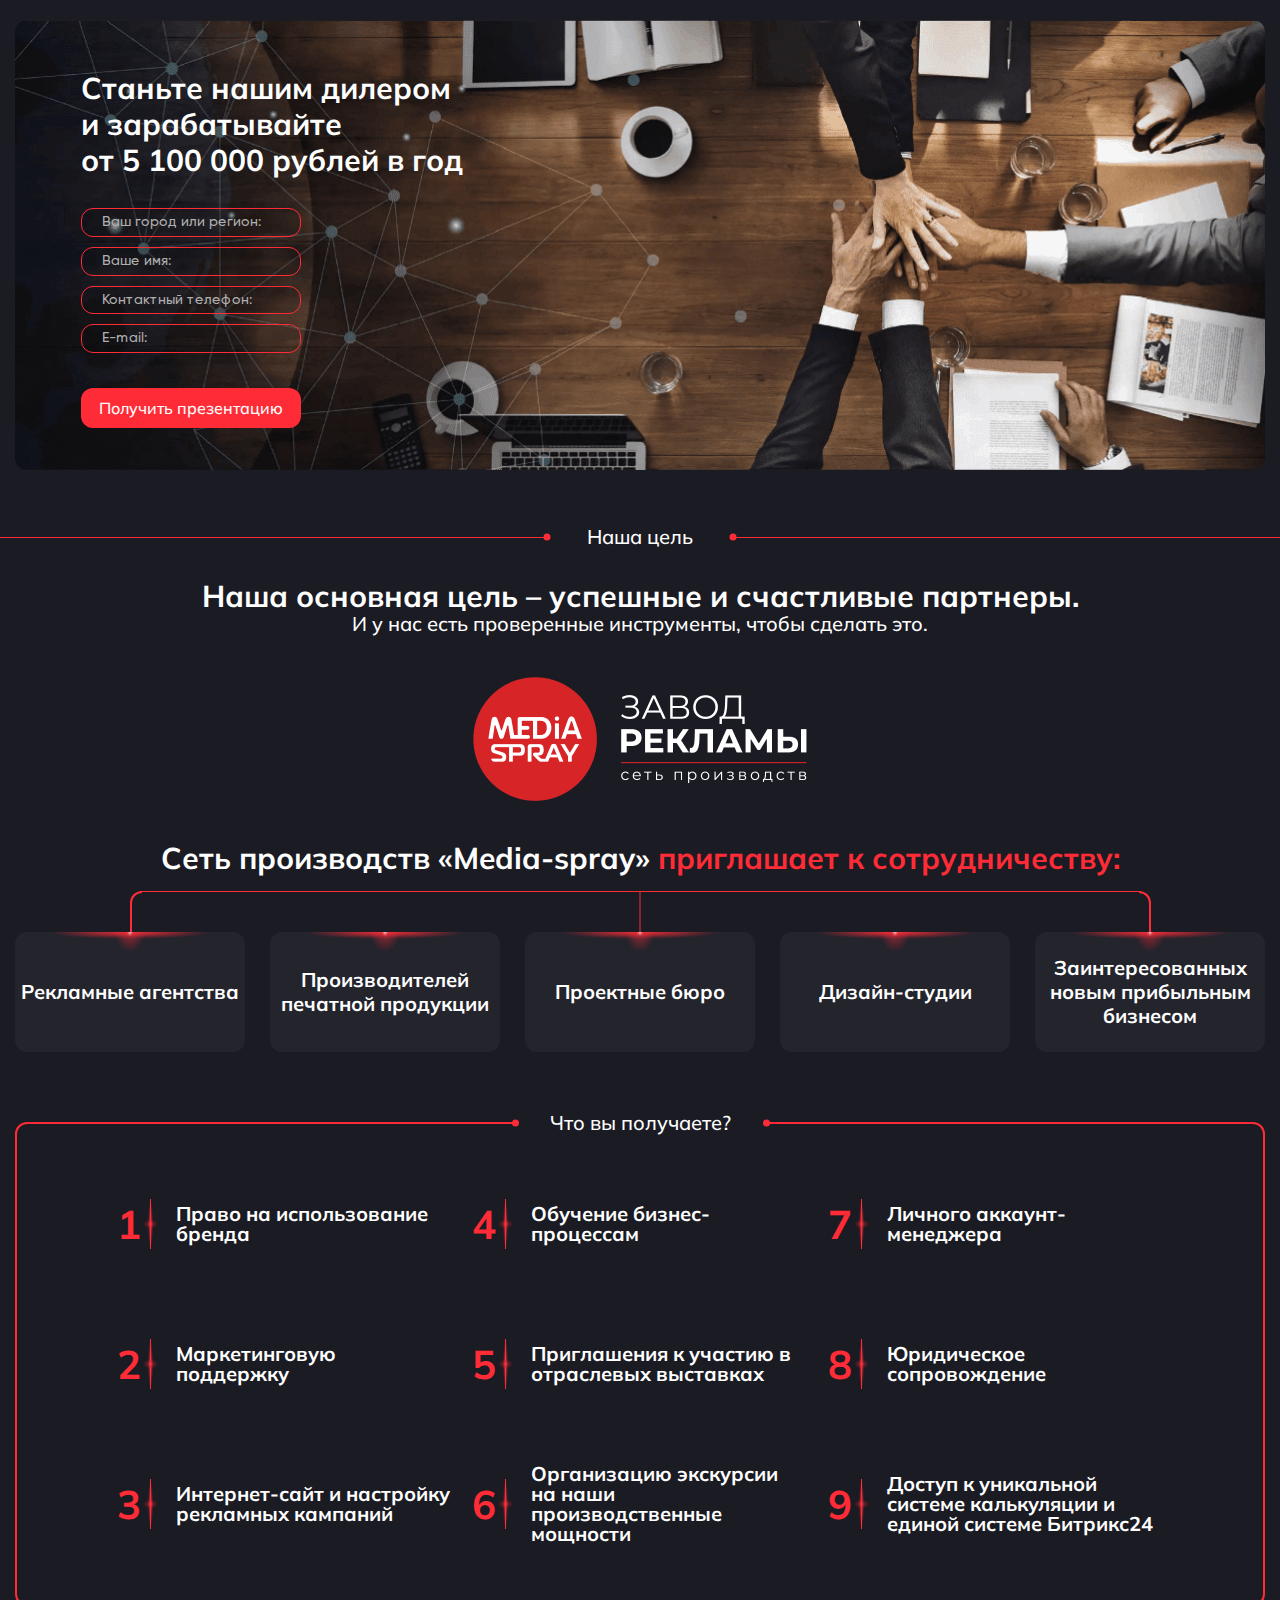
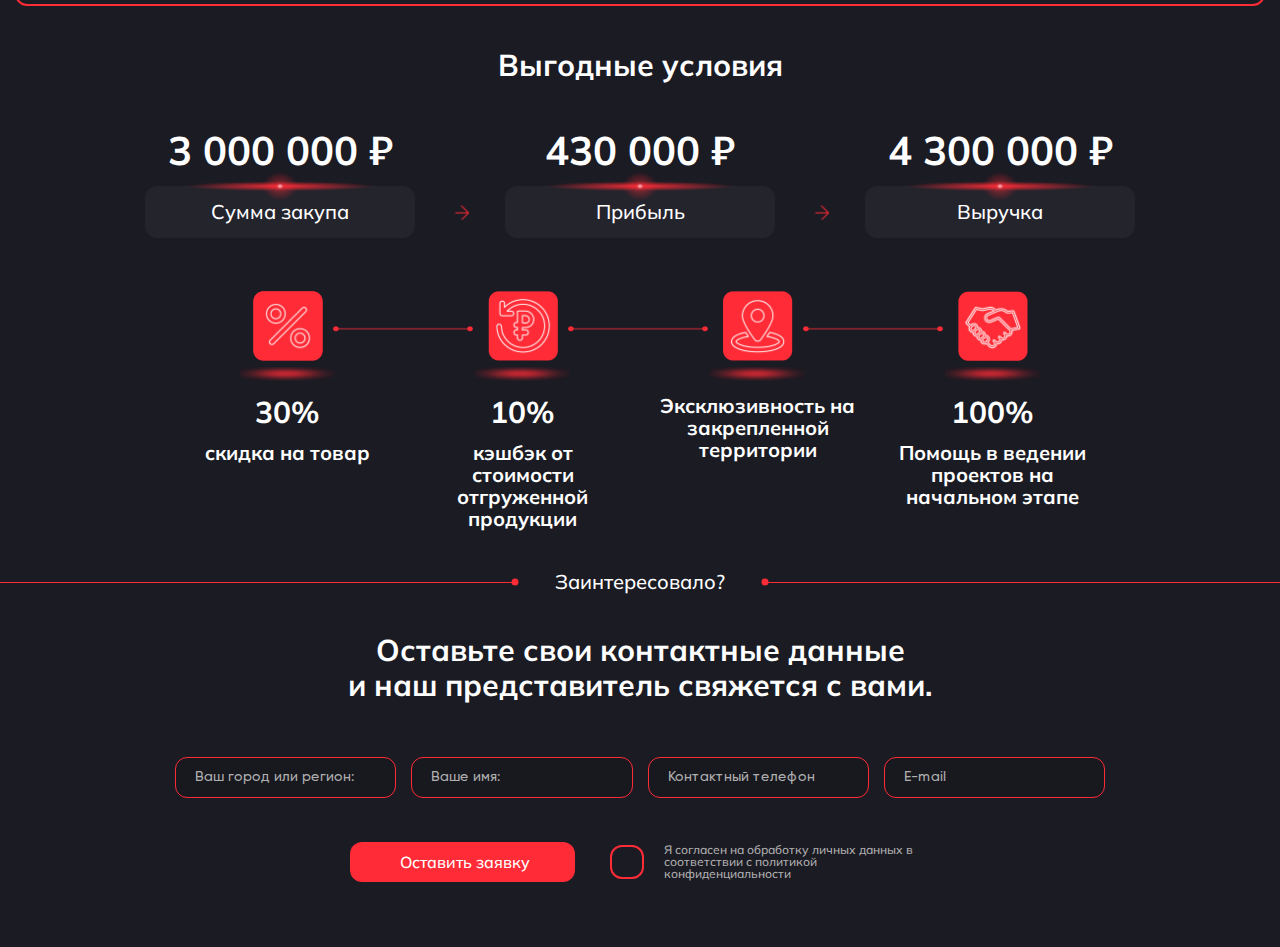
<file: dealership.html>
<!DOCTYPE html>
<html lang="ru">
  <head>
    <meta charset="UTF-8" />
    <meta http-equiv="X-UA-Compatible" content="IE=edge" />
    <meta name="viewport" content="width=device-width, initial-scale=1.0" />
    <title>Дилерство</title>
    <!-- Index css -->
    <link rel="stylesheet" href="./css/index.css" />
    <!-- Page css -->
    <link rel="stylesheet" href="./css/pages/dealership.css" />
    <!-- Fonts -->
    <link rel="preconnect" href="https://fonts.googleapis.com" />
    <link rel="preconnect" href="https://fonts.gstatic.com" crossorigin />
    <link
      href="https://fonts.googleapis.com/css2?family=Mulish:wght@400;500;700&display=swap"
      rel="stylesheet"
    />
    <!-- Swiper cdn css -->
    <link
      rel="stylesheet"
      href="https://cdn.jsdelivr.net/npm/swiper@9/swiper-bundle.min.css"
    />
  </head>
  <body>
    <main>
      <section class="dealership-contact">
        <div class="container">
          <div class="dealership-contact__inner">
            <h1 class="dealership-contact__title title--2">
              Станьте нашим дилером
              <br />
              и зарабатывайте
              <br />
              от 5 100 000 рублей в год
            </h1>
            <form class="dealership-contact__form contact-form-1" action="#">
              <input
                class="contact-form-1__input input"
                type="text"
                name="Город/регион"
                placeholder="Ваш город или регион:"
                required
              />
              <input
                class="contact-form-1__input input"
                type="text"
                name="Имя"
                placeholder="Ваше имя:"
                required
              />
              <input
                class="contact-form-1__input input"
                type="tel"
                name="Телефон"
                placeholder="Контактный телефон:"
                required
              />
              <input
                class="contact-form-1__input input"
                type="email"
                name="e-mail"
                placeholder="E-mail:"
                required
              />

              <input
                class="dealership-contact__button contact-form-1__button button--1"
                type="submit"
                value="Получить презентацию"
              />
            </form>
          </div>
        </div>
      </section>
      <section class="our-goal">
        <div class="our-goal__inner">
          <div class="decor-lines__wrapper">
            <div class="decor-lines__line"></div>
            <div class="decor-lines__content">
              <p class="subtitle">Наша цель</p>
            </div>
            <div class="decor-lines__line"></div>
          </div>
          <div class="container">
            <div class="our-goal__content">
              <div class="our-goal__title title--2">
                Наша основная цель – успешные и счастливые партнеры.
              </div>
              <p class="our-goal__paragraph paragraph--1">
                И у нас есть проверенные инструменты, чтобы сделать это.
              </p>
              <div class="our-goal__logo-wrapper">
                <img
                  src="./images/logo.png"
                  alt="Media-spray - Завод рекламы"
                  class="our-goal__logo"
                />
              </div>

              <div class="our-goal__invite">
                <div class="our-goal__invite-title title--2">
                  Сеть производств «Media-spray»
                  <span class="our-goal__invite-title--accent">
                    приглашает к сотрудничеству:
                  </span>
                </div>

                <div class="our-goal__invite-decor">
                  <div class="our-goal__invite-decor--left"></div>
                  <div class="our-goal__invite-decor--center"></div>
                  <div class="our-goal__invite-decor--right"></div>
                </div>

                <div class="our-goal__intive-slider swiper">
                  <ul class="our-goal__invite-list swiper-wrapper">
                    <li class="our-goal__invite-item card-blink swiper-slide">
                      Рекламные агентства
                    </li>
                    <li class="our-goal__invite-item card-blink swiper-slide">
                      Производителей печатной продукции
                    </li>
                    <li class="our-goal__invite-item card-blink swiper-slide">
                      Проектные бюро
                    </li>
                    <li class="our-goal__invite-item card-blink swiper-slide">
                      Дизайн-студии
                    </li>
                    <li class="our-goal__invite-item card-blink swiper-slide">
                      Заинтересованных новым прибыльным бизнесом
                    </li>
                  </ul>
                </div>
              </div>

              <div class="our-goal__you-get">
                <div class="our-goal__you-get-title subtitle">
                  Что вы получаете?
                </div>
                <ul class="our-goal__you-get-list">
                  <li class="our-goal__you-get-item">
                    <p>Право на использование бренда</p>
                  </li>
                  <li class="our-goal__you-get-item">
                    <p>Маркетинговую поддержку</p>
                  </li>
                  <li class="our-goal__you-get-item">
                    <p>Интернет-сайт и настройку рекламных кампаний</p>
                  </li>
                  <li class="our-goal__you-get-item">
                    <p>Обучение бизнес-процессам</p>
                  </li>
                  <li class="our-goal__you-get-item">
                    <p>Приглашения к участию в отраслевых выставках</p>
                  </li>
                  <li class="our-goal__you-get-item">
                    <p>
                      Организацию экскурсии на наши производственные мощности
                    </p>
                  </li>
                  <li class="our-goal__you-get-item">
                    <p>Личного аккаунт-менеджера</p>
                  </li>
                  <li class="our-goal__you-get-item">
                    <p>Юридическое сопровождение</p>
                  </li>
                  <li class="our-goal__you-get-item">
                    <p>
                      Доступ к уникальной системе калькуляции и единой системе
                      Битрикс24
                    </p>
                  </li>
                </ul>
              </div>
            </div>
          </div>
        </div>
      </section>
      <div class="profitable-terms">
        <div class="container">
          <div class="profitable-terms__inner">
            <p class="profitable-terms__title title--2">Выгодные условия</p>
            <ul class="profitable-terms__steps">
              <li class="profitable-terms__steps-item">
                <p class="profitable-terms__steps-title title--1">
                  3 000 000 ₽
                </p>
                <div
                  class="profitable-terms__steps-card card-blink paragraph--1"
                >
                  Сумма закупа
                </div>
              </li>
              <li class="profitable-terms__steps-item">
                <p class="profitable-terms__steps-title title--1">430 000 ₽</p>
                <div
                  class="profitable-terms__steps-card card-blink paragraph--1"
                >
                  Прибыль
                </div>
              </li>
              <li class="profitable-terms__steps-item">
                <p class="profitable-terms__steps-title title--1">
                  4 300 000 ₽
                </p>
                <div
                  class="profitable-terms__steps-card card-blink paragraph--1"
                >
                  Выручка
                </div>
              </li>
            </ul>
            <ul class="profitable-terms__bonuses">
              <li class="profitable-terms__bonuses-item">
                <div class="profitable-terms__bonuses-icon-wrapper">
                  <img
                    src="./images/icons/percent.png"
                    alt="30% Скидка"
                    class="profitable-terms__bonuses-icon"
                  />
                </div>
                <p class="profitable-terms__bonuses-accent title--2">30%</p>
                <p class="profitable-terms__bonuses-paragraph paragraph--2">
                  cкидка на товар
                </p>
              </li>
              <li class="profitable-terms__bonuses-item">
                <div class="profitable-terms__bonuses-icon-wrapper">
                  <img
                    src="./images/icons/cashback.png"
                    alt="30% Скидка"
                    class="profitable-terms__bonuses-icon"
                  />
                </div>
                <p class="profitable-terms__bonuses-accent title--2">10%</p>
                <p class="profitable-terms__bonuses-paragraph paragraph--2">
                  кэшбэк от стоимости отгруженной продукции
                </p>
              </li>
              <li class="profitable-terms__bonuses-item">
                <div class="profitable-terms__bonuses-icon-wrapper">
                  <img
                    src="./images/icons/geo.png"
                    alt="30% Скидка"
                    class="profitable-terms__bonuses-icon"
                  />
                </div>
                <p class="profitable-terms__bonuses-paragraph paragraph--2">
                  Эксклюзивность на закрепленной территории
                </p>
              </li>
              <li class="profitable-terms__bonuses-item">
                <div class="profitable-terms__bonuses-icon-wrapper">
                  <img
                    src="./images/icons/handshake.png"
                    alt="30% Скидка"
                    class="profitable-terms__bonuses-icon"
                  />
                </div>
                <p class="profitable-terms__bonuses-accent title--2">100%</p>
                <p class="profitable-terms__bonuses-paragraph paragraph--2">
                  Помощь в ведении проектов на начальном этапе
                </p>
              </li>
            </ul>

            <!-- mobile v -->
            <div class="profitable-terms__bonuses-mobile swiper">
              <ul class="profitable-terms__bonuses swiper-wrapper">
                <li class="profitable-terms__bonuses-item swiper-slide">
                  <div class="profitable-terms__bonuses-icon-wrapper">
                    <img
                      src="./images/icons/percent.png"
                      alt="30% Скидка"
                      class="profitable-terms__bonuses-icon"
                    />
                  </div>
                  <p class="profitable-terms__bonuses-accent title--2">30%</p>
                  <p class="profitable-terms__bonuses-paragraph paragraph--2">
                    cкидка на товар
                  </p>
                </li>
                <li class="profitable-terms__bonuses-item swiper-slide">
                  <div class="profitable-terms__bonuses-icon-wrapper">
                    <img
                      src="./images/icons/cashback.png"
                      alt="30% Скидка"
                      class="profitable-terms__bonuses-icon"
                    />
                  </div>
                  <p class="profitable-terms__bonuses-accent title--2">10%</p>
                  <p class="profitable-terms__bonuses-paragraph paragraph--2">
                    кэшбэк от стоимости отгруженной продукции
                  </p>
                </li>
                <li class="profitable-terms__bonuses-item swiper-slide">
                  <div class="profitable-terms__bonuses-icon-wrapper">
                    <img
                      src="./images/icons/geo.png"
                      alt="30% Скидка"
                      class="profitable-terms__bonuses-icon"
                    />
                  </div>
                  <p class="profitable-terms__bonuses-paragraph paragraph--2">
                    Эксклюзивность на закрепленной территории
                  </p>
                </li>
                <li class="profitable-terms__bonuses-item swiper-slide">
                  <div class="profitable-terms__bonuses-icon-wrapper">
                    <img
                      src="./images/icons/handshake.png"
                      alt="30% Скидка"
                      class="profitable-terms__bonuses-icon"
                    />
                  </div>
                  <p class="profitable-terms__bonuses-accent title--2">100%</p>
                  <p class="profitable-terms__bonuses-paragraph paragraph--2">
                    Помощь в ведении проектов на начальном этапе
                  </p>
                </li>
              </ul>
            </div>
          </div>
        </div>
      </div>
      <div class="interested">
        <div class="interested__inner">
          <div class="decor-lines__wrapper">
            <div class="decor-lines__line"></div>
            <div class="decor-lines__content">
              <p class="subtitle">Заинтересовало?</p>
            </div>
            <div class="decor-lines__line"></div>
          </div>
          <form class="interested__form">
            <p class="interested__title title--2">
              Оставьте свои контактные данные
              <br />
              и наш представитель свяжется с вами.
            </p>
            <div class="interested__form-inputs">
              <input
                class="interested__form-input input"
                type="text"
                placeholder="Ваш город или регион:"
              />
              <input
                class="interested__form-input input"
                type="text"
                placeholder="Ваше имя:"
              />
              <input
                class="interested__form-input input"
                type="tel"
                placeholder="Контактный телефон"
              />
              <input
                class="interested__form-input input"
                type="email"
                placeholder="E-mail"
              />
            </div>
            <div class="interested__form-box">
              <input
                class="interested__form-button button--1"
                value=" Оставить заявку"
                type="submit"
              />

              <label class="interested__form-checkbox">
                <input class="input-checkbox" type="checkbox" required />
                <span class="input-checkbox-custom"></span>
                Я согласен на обработку личных данных в соответствии с политикой
                конфиденциальности
              </label>
            </div>
          </form>
        </div>
      </div>
    </main>

    <!-- Scripts -->
    <!-- Swiper js -->
    <script src="https://cdn.jsdelivr.net/npm/swiper@9/swiper-bundle.min.js"></script>
    <script src="./js/dealership.js"></script>
  </body>
</html>
</file>
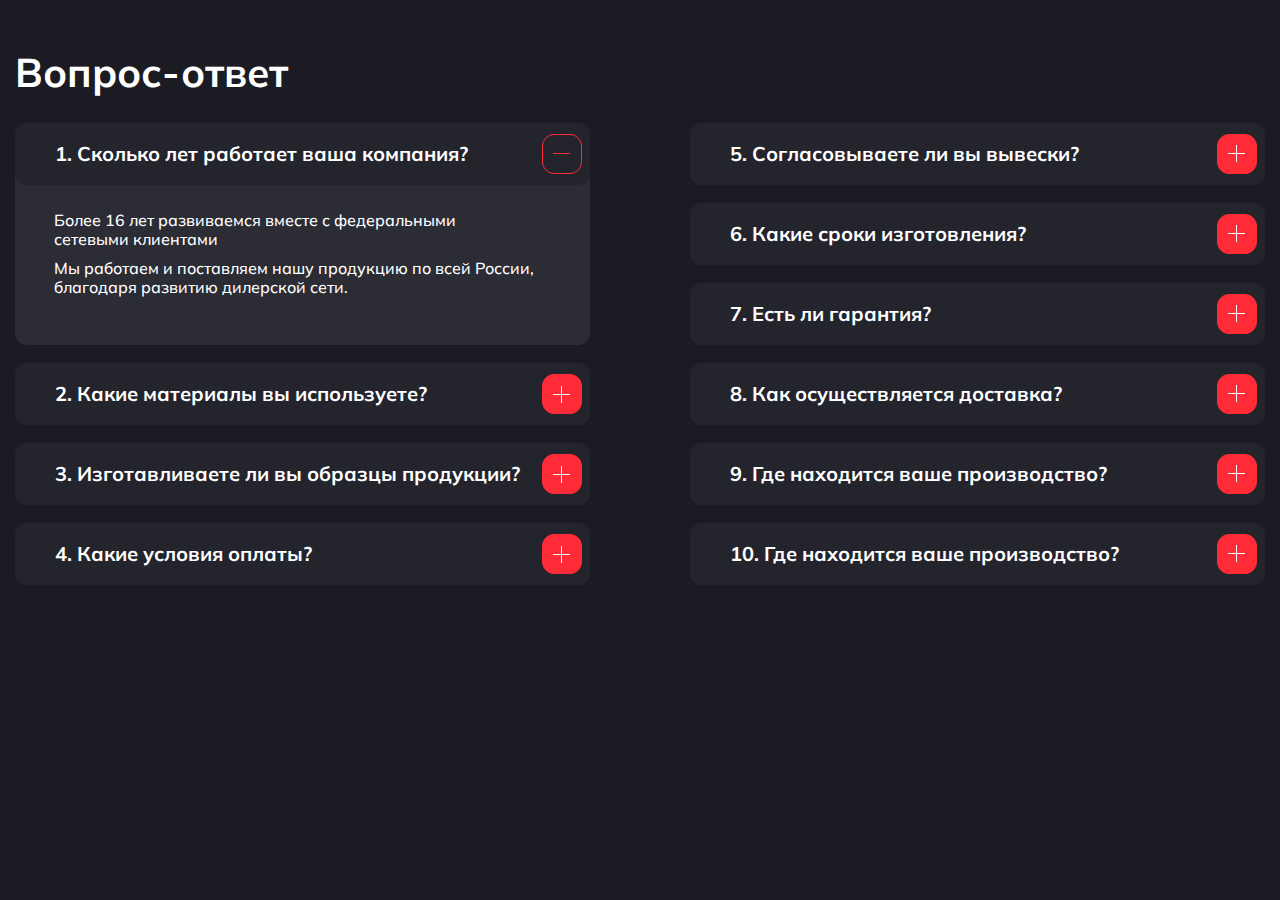
<file: faq.html>
<!DOCTYPE html>
<html lang="ru">
  <head>
    <meta charset="UTF-8" />
    <meta http-equiv="X-UA-Compatible" content="IE=edge" />
    <meta name="viewport" content="width=device-width, initial-scale=1.0" />
    <title>Часто задаваемые вопросы</title>

    <!-- Index css -->
    <link rel="stylesheet" href="./css/index.css" />
    <!-- Page css -->
    <link rel="stylesheet" href="./css/pages/faq.css" />
  </head>
  <body>
    <main>
      <section class="faq">
        <div class="container">
          <div class="faq__inner">
            <h1 class="faq__title title--1">Вопрос-ответ</h1>
            <ul class="faq__list-wrapper">
              <li class="faq__accordion">
                <div class="faq__accordion-btn paragraph--1">
                  1. Сколько лет работает ваша компания?
                  <span class="faq__accordion-btn-icon">
                    <span
                      class="faq__accordion-btn-icon-line faq__accordion-btn-icon-line--1"
                    ></span>
                    <span
                      class="faq__accordion-btn-icon-line faq__accordion-btn-icon-line--2"
                    ></span>
                  </span>
                </div>

                <div class="faq__accordion-content">
                  <p class="faq__accordion-paragraph paragraph--2">
                    Более 16 лет развиваемся вместе с федеральными сетевыми
                    клиентами
                  </p>
                  <p class="faq__accordion-paragraph paragraph--2">
                    Мы работаем и поставляем нашу продукцию по всей России,
                    благодаря развитию дилерской сети.
                  </p>
                </div>
              </li>
              <li class="faq__accordion">
                <div class="faq__accordion-btn paragraph--1">
                  2. Какие материалы вы используете?
                  <span class="faq__accordion-btn-icon">
                    <span
                      class="faq__accordion-btn-icon-line faq__accordion-btn-icon-line--1"
                    ></span>
                    <span
                      class="faq__accordion-btn-icon-line faq__accordion-btn-icon-line--2"
                    ></span>
                  </span>
                </div>

                <div class="faq__accordion-content">
                  <p class="faq__accordion-paragraph paragraph--2">
                    Более 16 лет развиваемся вместе с федеральными сетевыми
                    клиентами
                  </p>
                  <p class="faq__accordion-paragraph paragraph--2">
                    Мы работаем и поставляем нашу продукцию по всей России,
                    благодаря развитию дилерской сети.
                  </p>
                </div>
              </li>
              <li class="faq__accordion">
                <div class="faq__accordion-btn paragraph--1">
                  3. Изготавливаете ли вы образцы продукции?
                  <span class="faq__accordion-btn-icon">
                    <span
                      class="faq__accordion-btn-icon-line faq__accordion-btn-icon-line--1"
                    ></span>
                    <span
                      class="faq__accordion-btn-icon-line faq__accordion-btn-icon-line--2"
                    ></span>
                  </span>
                </div>

                <div class="faq__accordion-content">
                  <p class="faq__accordion-paragraph paragraph--2">
                    Более 16 лет развиваемся вместе с федеральными сетевыми
                    клиентами
                  </p>
                  <p class="faq__accordion-paragraph paragraph--2">
                    Мы работаем и поставляем нашу продукцию по всей России,
                    благодаря развитию дилерской сети.
                  </p>
                </div>
              </li>
              <li class="faq__accordion">
                <div class="faq__accordion-btn paragraph--1">
                  4. Какие условия оплаты?
                  <span class="faq__accordion-btn-icon">
                    <span
                      class="faq__accordion-btn-icon-line faq__accordion-btn-icon-line--1"
                    ></span>
                    <span
                      class="faq__accordion-btn-icon-line faq__accordion-btn-icon-line--2"
                    ></span>
                  </span>
                </div>

                <div class="faq__accordion-content">
                  <p class="faq__accordion-paragraph paragraph--2">
                    Более 16 лет развиваемся вместе с федеральными сетевыми
                    клиентами
                  </p>
                  <p class="faq__accordion-paragraph paragraph--2">
                    Мы работаем и поставляем нашу продукцию по всей России,
                    благодаря развитию дилерской сети.
                  </p>
                </div>
              </li>
              <li class="faq__accordion">
                <div class="faq__accordion-btn paragraph--1">
                  5. Согласовываете ли вы вывески?
                  <span class="faq__accordion-btn-icon">
                    <span
                      class="faq__accordion-btn-icon-line faq__accordion-btn-icon-line--1"
                    ></span>
                    <span
                      class="faq__accordion-btn-icon-line faq__accordion-btn-icon-line--2"
                    ></span>
                  </span>
                </div>

                <div class="faq__accordion-content">
                  <p class="faq__accordion-paragraph paragraph--2">
                    Более 16 лет развиваемся вместе с федеральными сетевыми
                    клиентами
                  </p>
                  <p class="faq__accordion-paragraph paragraph--2">
                    Мы работаем и поставляем нашу продукцию по всей России,
                    благодаря развитию дилерской сети.
                  </p>
                </div>
              </li>
              <li class="faq__accordion">
                <div class="faq__accordion-btn paragraph--1">
                  6. Какие сроки изготовления?
                  <span class="faq__accordion-btn-icon">
                    <span
                      class="faq__accordion-btn-icon-line faq__accordion-btn-icon-line--1"
                    ></span>
                    <span
                      class="faq__accordion-btn-icon-line faq__accordion-btn-icon-line--2"
                    ></span>
                  </span>
                </div>

                <div class="faq__accordion-content">
                  <p class="faq__accordion-paragraph paragraph--2">
                    Более 16 лет развиваемся вместе с федеральными сетевыми
                    клиентами
                  </p>
                  <p class="faq__accordion-paragraph paragraph--2">
                    Мы работаем и поставляем нашу продукцию по всей России,
                    благодаря развитию дилерской сети.
                  </p>
                </div>
              </li>
              <li class="faq__accordion">
                <div class="faq__accordion-btn paragraph--1">
                  7. Есть ли гарантия?
                  <span class="faq__accordion-btn-icon">
                    <span
                      class="faq__accordion-btn-icon-line faq__accordion-btn-icon-line--1"
                    ></span>
                    <span
                      class="faq__accordion-btn-icon-line faq__accordion-btn-icon-line--2"
                    ></span>
                  </span>
                </div>

                <div class="faq__accordion-content">
                  <p class="faq__accordion-paragraph paragraph--2">
                    Более 16 лет развиваемся вместе с федеральными сетевыми
                    клиентами
                  </p>
                  <p class="faq__accordion-paragraph paragraph--2">
                    Мы работаем и поставляем нашу продукцию по всей России,
                    благодаря развитию дилерской сети.
                  </p>
                </div>
              </li>
              <li class="faq__accordion">
                <div class="faq__accordion-btn paragraph--1">
                  8. Как осуществляется доставка?
                  <span class="faq__accordion-btn-icon">
                    <span
                      class="faq__accordion-btn-icon-line faq__accordion-btn-icon-line--1"
                    ></span>
                    <span
                      class="faq__accordion-btn-icon-line faq__accordion-btn-icon-line--2"
                    ></span>
                  </span>
                </div>

                <div class="faq__accordion-content">
                  <p class="faq__accordion-paragraph paragraph--2">
                    Более 16 лет развиваемся вместе с федеральными сетевыми
                    клиентами
                  </p>
                  <p class="faq__accordion-paragraph paragraph--2">
                    Мы работаем и поставляем нашу продукцию по всей России,
                    благодаря развитию дилерской сети.
                  </p>
                </div>
              </li>
              <li class="faq__accordion">
                <div class="faq__accordion-btn paragraph--1">
                  9. Где находится ваше производство?
                  <span class="faq__accordion-btn-icon">
                    <span
                      class="faq__accordion-btn-icon-line faq__accordion-btn-icon-line--1"
                    ></span>
                    <span
                      class="faq__accordion-btn-icon-line faq__accordion-btn-icon-line--2"
                    ></span>
                  </span>
                </div>

                <div class="faq__accordion-content">
                  <p class="faq__accordion-paragraph paragraph--2">
                    Более 16 лет развиваемся вместе с федеральными сетевыми
                    клиентами
                  </p>
                  <p class="faq__accordion-paragraph paragraph--2">
                    Мы работаем и поставляем нашу продукцию по всей России,
                    благодаря развитию дилерской сети.
                  </p>
                </div>
              </li>
              <li class="faq__accordion">
                <div class="faq__accordion-btn paragraph--1">
                  10. Где находится ваше производство?
                  <span class="faq__accordion-btn-icon">
                    <span
                      class="faq__accordion-btn-icon-line faq__accordion-btn-icon-line--1"
                    ></span>
                    <span
                      class="faq__accordion-btn-icon-line faq__accordion-btn-icon-line--2"
                    ></span>
                  </span>
                </div>

                <div class="faq__accordion-content">
                  <p class="faq__accordion-paragraph paragraph--2">
                    Более 16 лет развиваемся вместе с федеральными сетевыми
                    клиентами
                  </p>
                  <p class="faq__accordion-paragraph paragraph--2">
                    Мы работаем и поставляем нашу продукцию по всей России,
                    благодаря развитию дилерской сети.
                  </p>
                </div>
              </li>
            </ul>
          </div>
        </div>
      </section>
    </main>

    <!-- Js -->
    <script src="./js/faq.js"></script>
  </body>
</html>
</file>
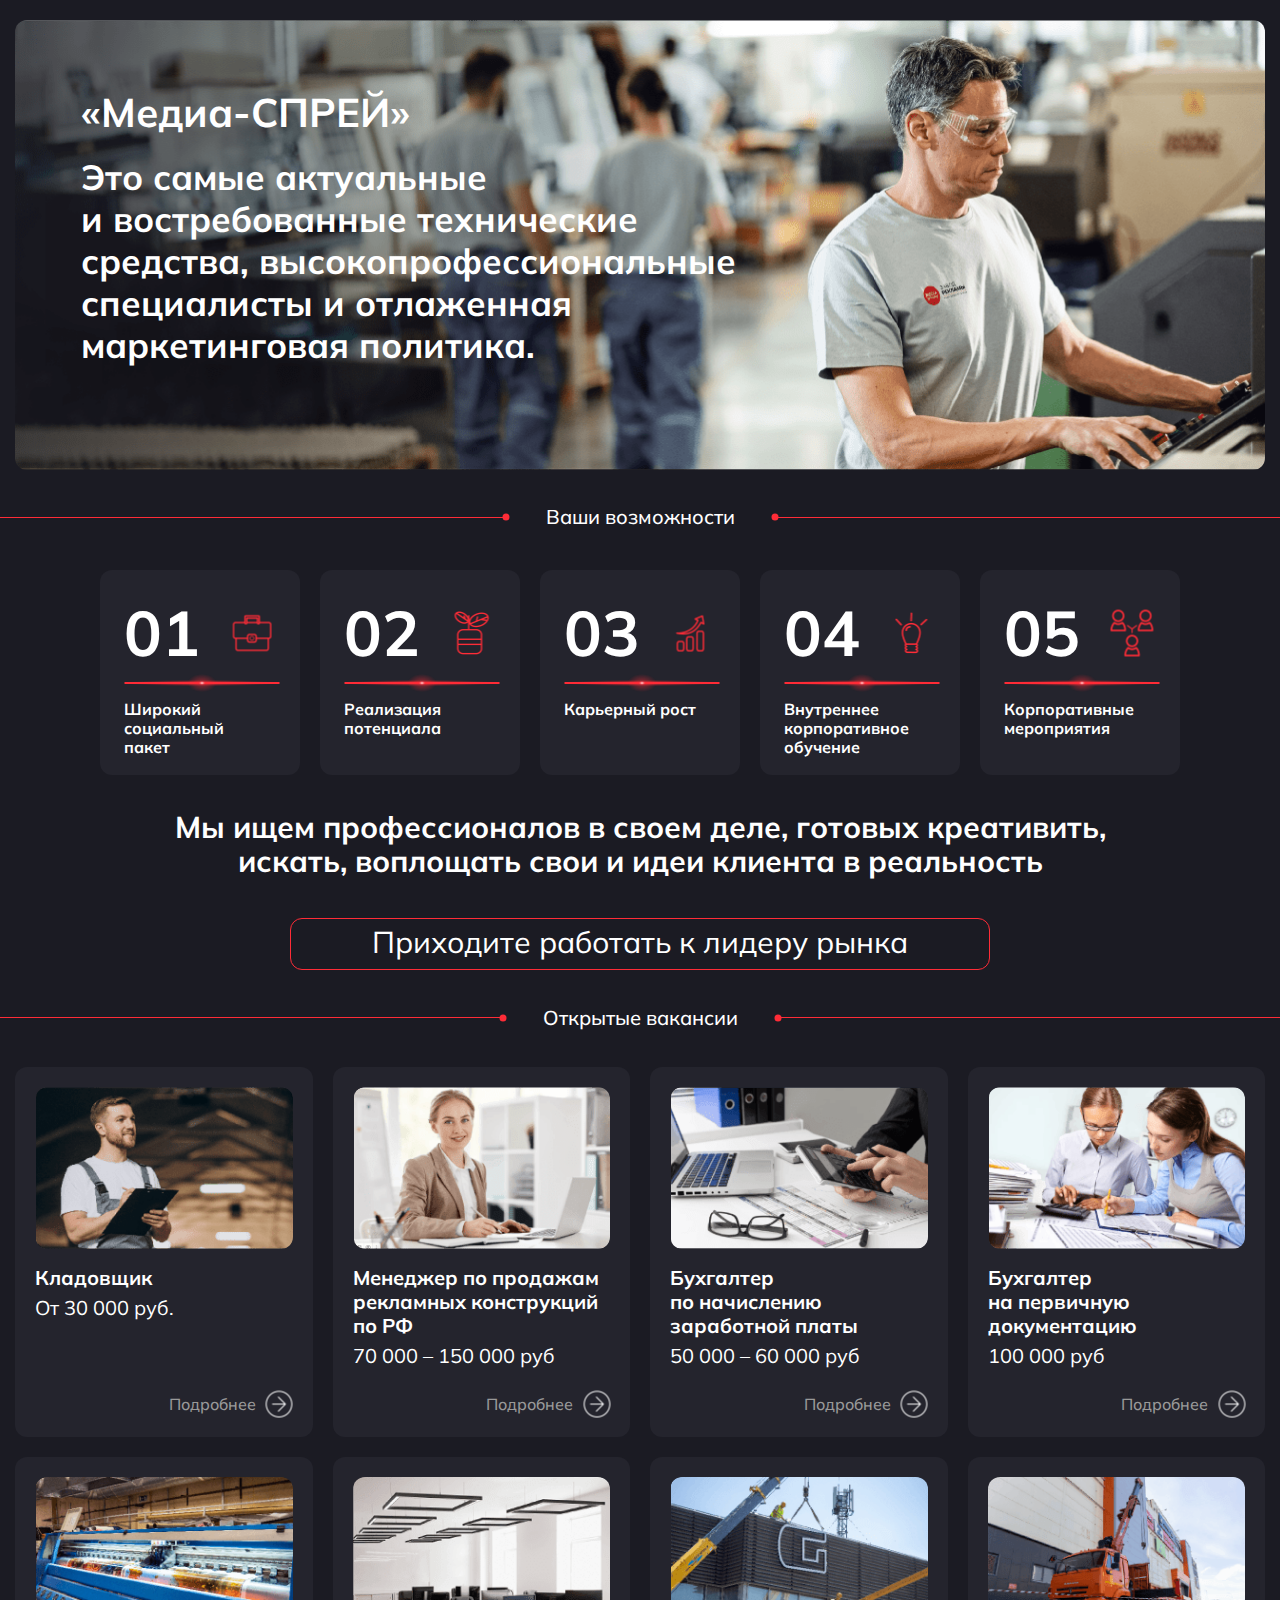
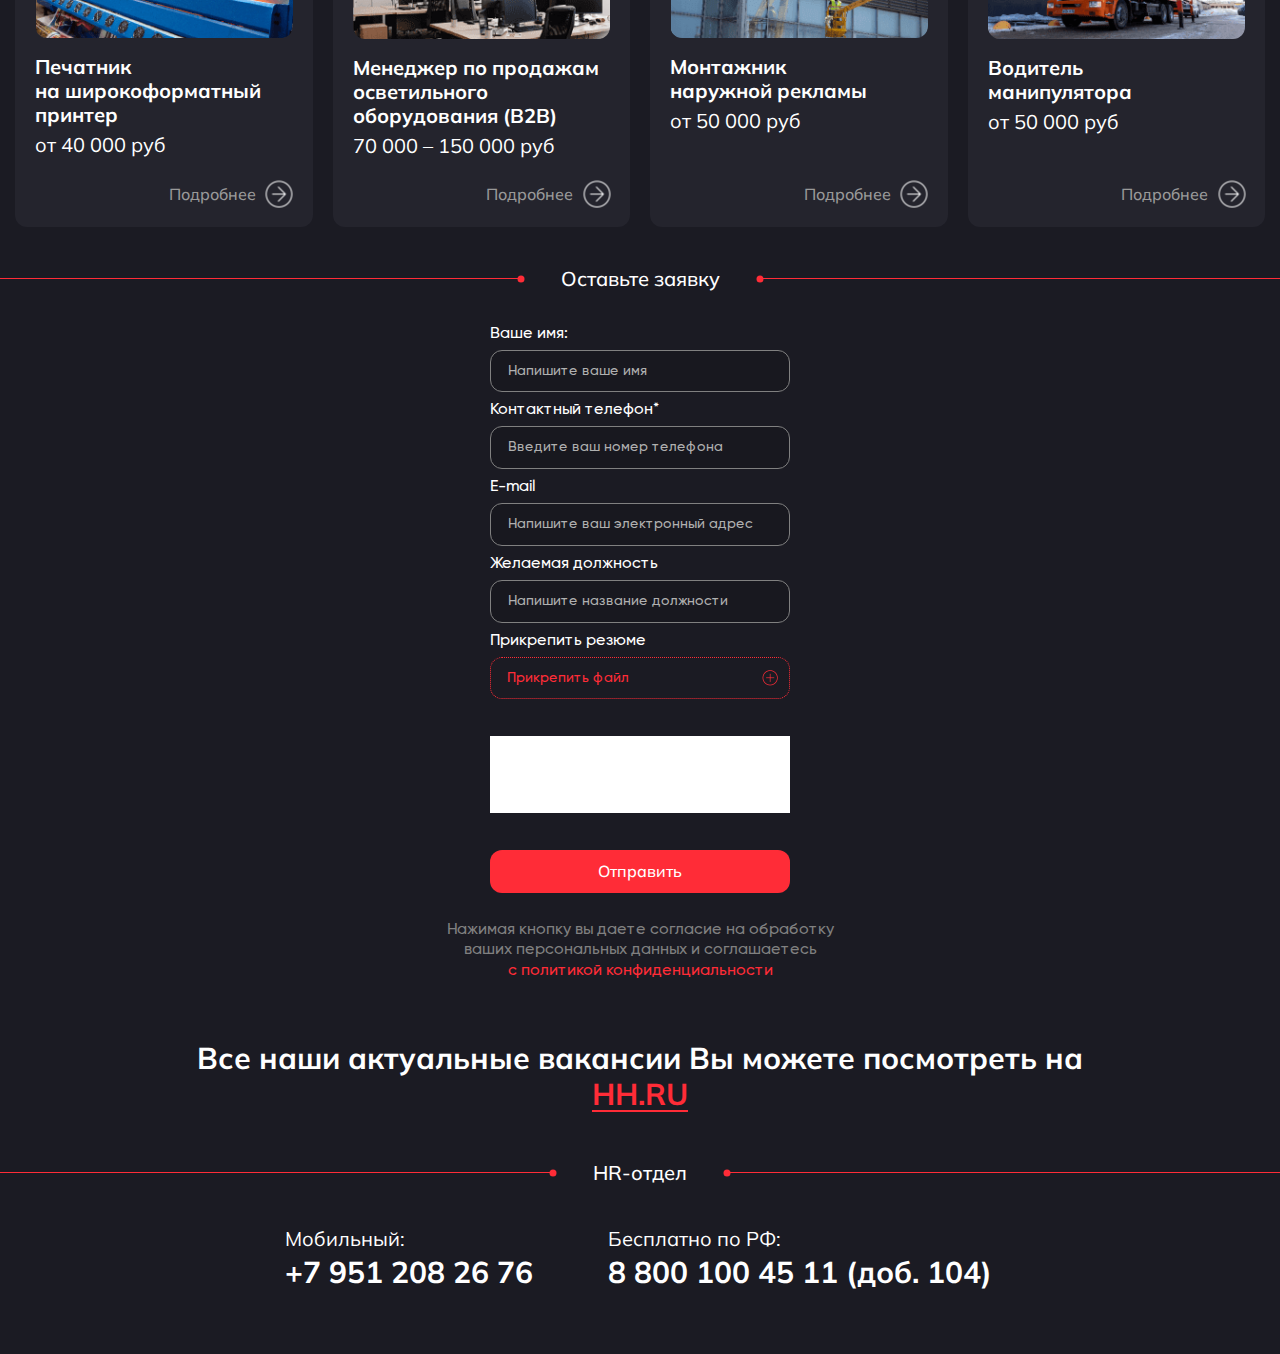
<file: vacancies.html>
<!DOCTYPE html>
<html lang="ru">
  <head>
    <meta charset="UTF-8" />
    <meta http-equiv="X-UA-Compatible" content="IE=edge" />
    <meta name="viewport" content="width=device-width, initial-scale=1.0" />
    <title>Вакансии</title>

    <!-- Swiper -->
    <link
      rel="stylesheet"
      href="https://cdn.jsdelivr.net/npm/swiper@9/swiper-bundle.min.css"
    />

    <!-- Index css -->
    <link rel="stylesheet" href="./css/index.css" />
    <!-- Page css -->
    <link rel="stylesheet" href="./css/pages/vacancies.css" />
  </head>
  <body>
    <main>
      <section class="vacancies-hero">
        <div class="container">
          <div class="vacancies-hero__inner">
            <h1 class="vacancies-hero__title title--1">«Медиа-СПРЕЙ»</h1>
            <div class="vacancies-hero__subtitle title--2">
              Это самые актуальные
              <br />

              и востребованные технические средства,

              <span class="vacancies-hero__subtitle--pc">
                высокопрофессиональные
              </span>
              <span class="vacancies-hero__subtitle--mob">
                профессиональные
              </span>

              специалисты
              <br class="vacancies-hero__subtitle--mob-br" />
              и отлаженная маркетинговая политика.
            </div>
          </div>
        </div>
      </section>

      <section class="career-opportunities">
        <div class="career-opportunities__inner">
          <div class="decor-lines__wrapper">
            <div class="decor-lines__line"></div>
            <div class="decor-lines__content">
              <p class="subtitle">Ваши возможности</p>
            </div>
            <div class="decor-lines__line"></div>
          </div>

          <div class="career-opportunities__content">
            <div class="career-opportunities__slider swiper">
              <ol class="career-opportunities__list swiper-wrapper">
                <li class="career-opportunities__item card swiper-slide">
                  <div class="career-opportunities__item-top">
                    <p class="career-opportunities__item-num">01</p>
                    <span class="career-opportunities__item-icon"></span>
                  </div>
                  <div
                    class="career-opportunities__item-blink-line blink-line"
                  ></div>
                  <p class="career-opportunities__item-paragraph paragraph--2">
                    Широкий социальный пакет
                  </p>
                </li>
                <li class="career-opportunities__item card swiper-slide">
                  <div class="career-opportunities__item-top">
                    <p class="career-opportunities__item-num">02</p>
                    <span
                      class="career-opportunities__item-icon career-opportunities__item-icon--2"
                    ></span>
                  </div>
                  <div
                    class="career-opportunities__item-blink-line blink-line"
                  ></div>
                  <p class="career-opportunities__item-paragraph paragraph--2">
                    Реализация потенциала
                  </p>
                </li>

                <li class="career-opportunities__item card swiper-slide">
                  <div class="career-opportunities__item-top">
                    <p class="career-opportunities__item-num">03</p>
                    <span
                      class="career-opportunities__item-icon career-opportunities__item-icon--3"
                    ></span>
                  </div>
                  <div
                    class="career-opportunities__item-blink-line blink-line"
                  ></div>
                  <p class="career-opportunities__item-paragraph paragraph--2">
                    Карьерный рост
                  </p>
                </li>
                <li class="career-opportunities__item card swiper-slide">
                  <div class="career-opportunities__item-top">
                    <p class="career-opportunities__item-num">04</p>
                    <span
                      class="career-opportunities__item-icon career-opportunities__item-icon--4"
                    ></span>
                  </div>
                  <div
                    class="career-opportunities__item-blink-line blink-line"
                  ></div>
                  <p class="career-opportunities__item-paragraph paragraph--2">
                    Внутреннее корпоративное обучение
                  </p>
                </li>
                <li class="career-opportunities__item card swiper-slide">
                  <div class="career-opportunities__item-top">
                    <p class="career-opportunities__item-num">05</p>
                    <span
                      class="career-opportunities__item-icon career-opportunities__item-icon--5"
                    ></span>
                  </div>
                  <div
                    class="career-opportunities__item-blink-line blink-line"
                  ></div>
                  <p class="career-opportunities__item-paragraph paragraph--2">
                    Корпоративные мероприятия
                  </p>
                </li>
              </ol>
            </div>
            <p class="career-opportunities__title title--2">
              Мы ищем профессионалов
              <br class="career-opportunities__title--mob" />
              в своем деле, готовых креативить,
              <br class="career-opportunities__title--mob" />
              искать, воплощать свои
              <br class="career-opportunities__title--mob" />

              <span class="career-opportunities__title--pc">и</span>
              идеи
              <span class="career-opportunities__title--mob">и</span>
              клиента в реальность
            </p>
            <p class="career-opportunities__notification title--2">
              Приходите работать
              <br />
              к лидеру рынка
            </p>
          </div>
        </div>
      </section>

      <section class="open-vacancies">
        <div class="open-vacancies__inner">
          <div class="decor-lines__wrapper">
            <div class="decor-lines__line"></div>
            <div class="decor-lines__content">
              <p class="subtitle">Открытые вакансии</p>
            </div>
            <div class="decor-lines__line"></div>
          </div>
          <div class="container">
            <div class="open-vacancies__content">
              <ul class="open-vacancies__list">
                <li class="open-vacancies__item card">
                  <div class="open-vacancies__item-img-wrapper">
                    <img
                      class="open-vacancies__item-img"
                      src="./images/open-vacancies-1.png"
                      alt="MediaSpray Вакансия "
                    />
                  </div>
                  <div class="open-vacancies__item-name paragraph--1">
                    Кладовщик
                  </div>
                  <p class="open-vacancies__item-salary paragraph--1">
                    От 30 000 руб.
                  </p>
                  <a class="open-vacancies__item-link" href="#">
                    Подробнее
                    <span></span>
                  </a>
                </li>
                <li class="open-vacancies__item card">
                  <div class="open-vacancies__item-img-wrapper">
                    <img
                      class="open-vacancies__item-img"
                      src="./images/open-vacancies-2.png"
                      alt="MediaSpray Вакансия "
                    />
                  </div>
                  <div class="open-vacancies__item-name paragraph--1">
                    Менеджер по продажам рекламных конструкций по РФ
                  </div>
                  <p class="open-vacancies__item-salary paragraph--1">
                    70 000 – 150 000 руб
                  </p>
                  <a class="open-vacancies__item-link" href="#">
                    Подробнее
                    <span></span>
                  </a>
                </li>
                <li class="open-vacancies__item card">
                  <div class="open-vacancies__item-img-wrapper">
                    <img
                      class="open-vacancies__item-img"
                      src="./images/open-vacancies-3.png"
                      alt="MediaSpray Вакансия "
                    />
                  </div>
                  <div class="open-vacancies__item-name paragraph--1">
                    Бухгалтер
                    <br />
                    по начислению
                    <br />
                    заработной платы
                  </div>
                  <p class="open-vacancies__item-salary paragraph--1">
                    50 000 – 60 000 руб
                  </p>
                  <a class="open-vacancies__item-link" href="#">
                    Подробнее
                    <span></span>
                  </a>
                </li>
                <li class="open-vacancies__item card">
                  <div class="open-vacancies__item-img-wrapper">
                    <img
                      class="open-vacancies__item-img"
                      src="./images/open-vacancies-4.png"
                      alt="MediaSpray Вакансия "
                    />
                  </div>
                  <div class="open-vacancies__item-name paragraph--1">
                    Бухгалтер
                    <br />
                    на первичную
                    <br />
                    документацию
                  </div>
                  <p class="open-vacancies__item-salary paragraph--1">
                    100 000 руб
                  </p>
                  <a class="open-vacancies__item-link" href="#">
                    Подробнее
                    <span></span>
                  </a>
                </li>
                <li class="open-vacancies__item card">
                  <div class="open-vacancies__item-img-wrapper">
                    <img
                      class="open-vacancies__item-img"
                      src="./images/open-vacancies-5.png"
                      alt="MediaSpray Вакансия "
                    />
                  </div>
                  <div class="open-vacancies__item-name paragraph--1">
                    Печатник
                    <br />
                    на широкоформатный
                    <br />
                    принтер
                  </div>
                  <p class="open-vacancies__item-salary paragraph--1">
                    от 40 000 руб
                  </p>
                  <a class="open-vacancies__item-link" href="#">
                    Подробнее
                    <span></span>
                  </a>
                </li>
                <li class="open-vacancies__item card">
                  <div class="open-vacancies__item-img-wrapper">
                    <img
                      class="open-vacancies__item-img"
                      src="./images/open-vacancies-6.png"
                      alt="MediaSpray Вакансия "
                    />
                  </div>
                  <div class="open-vacancies__item-name paragraph--1">
                    Менеджер по продажам
                    <br />
                    осветильного
                    <br />
                    оборудования (B2B)
                  </div>
                  <p class="open-vacancies__item-salary paragraph--1">
                    70 000 – 150 000 руб
                  </p>
                  <a class="open-vacancies__item-link" href="#">
                    Подробнее
                    <span></span>
                  </a>
                </li>
                <li class="open-vacancies__item card">
                  <div class="open-vacancies__item-img-wrapper">
                    <img
                      class="open-vacancies__item-img"
                      src="./images/open-vacancies-7.png"
                      alt="MediaSpray Вакансия "
                    />
                  </div>
                  <div class="open-vacancies__item-name paragraph--1">
                    Монтажник
                    <br />
                    наружной рекламы
                  </div>
                  <p class="open-vacancies__item-salary paragraph--1">
                    от 50 000 руб
                  </p>
                  <a class="open-vacancies__item-link" href="#">
                    Подробнее
                    <span></span>
                  </a>
                </li>
                <li class="open-vacancies__item card">
                  <div class="open-vacancies__item-img-wrapper">
                    <img
                      class="open-vacancies__item-img"
                      src="./images/open-vacancies-8.png"
                      alt="MediaSpray Вакансия "
                    />
                  </div>
                  <div class="open-vacancies__item-name paragraph--1">
                    Водитель
                    <br />
                    манипулятора
                  </div>
                  <p class="open-vacancies__item-salary paragraph--1">
                    от 50 000 руб
                  </p>
                  <a class="open-vacancies__item-link" href="#">
                    Подробнее
                    <span></span>
                  </a>
                </li>
              </ul>
            </div>
          </div>
        </div>
      </section>

      <div class="contact-resume">
        <div class="contact-resume__inner">
          <div class="decor-lines__wrapper">
            <div class="decor-lines__line"></div>
            <div class="decor-lines__content">
              <p class="subtitle">Оставьте заявку</p>
            </div>
            <div class="decor-lines__line"></div>
          </div>

          <div class="container">
            <div class="contact-resume__content">
              <form action="#" class="contact-resume__form">
                <label class="contact-resume__form-label">
                  Ваше имя:
                  <input
                    class="contact-resume__form-input input"
                    type="text"
                    name="name"
                    placeholder="Напишите ваше имя"
                  />
                </label>
                <label class="contact-resume__form-label">
                  Контактный телефон*
                  <input
                    class="contact-resume__form-input input"
                    type="tel"
                    name="phone"
                    placeholder="Введите ваш номер телефона"
                    required
                  />
                </label>
                <label class="contact-resume__form-label">
                  Е-mail
                  <input
                    class="contact-resume__form-input input"
                    type="email"
                    name="email"
                    placeholder="Напишите ваш электронный адрес"
                  />
                </label>
                <label class="contact-resume__form-label">
                  Желаемая должность
                  <input
                    class="contact-resume__form-input input"
                    type="text"
                    name="position"
                    placeholder="Напишите название должности"
                  />
                </label>
                <label
                  for="resume-file"
                  class="contact-resume__form-label contact-resume__form-label--file"
                >
                  Прикрепить резюме
                  <span class="contact-resume__form--custom-file">
                    Прикрепить файл
                  </span>
                  <input
                    id="resume-file"
                    class="contact-resume__form-input contact-resume__form-input--file input"
                    type="file"
                    name="resume"
                    accept=".doc,.docx,.pdf,.png,.jpg,.jpeg"
                  />
                </label>
                <label class="contact-resume__form-label--examination"></label>
                <input
                  class="contact-resume__form-submit button--1"
                  value="Отправить"
                  type="submit"
                />
              </form>
              <p class="contact-resume__privacy-policy">
                Нажимая кнопку вы даете согласие
                <br class="contact-resume__privacy-policy--mob" />
                на обработку ваших персональных
                <br class="contact-resume__privacy-policy--mob" />
                данных и соглашаетесь
                <br />
                <a class="contact-resume__privacy-policy-link" href="#">
                  с политикой конфиденциальности
                </a>
              </p>

              <p class="contact-resume__topical-vacancies title--2">
                Все наши актуальные вакансии Вы можете посмотреть на
                <br />
                <a
                  class="contact-resume__topical-vacancies-link"
                  href="https://hh.ru/"
                  target="_blank"
                >
                  HH.RU
                </a>
              </p>
            </div>
          </div>
        </div>
      </div>

      <div class="hr-department">
        <div class="hr-department__inner">
          <div class="decor-lines__wrapper">
            <div class="decor-lines__line"></div>
            <div class="decor-lines__content">
              <p class="subtitle">HR-отдел</p>
            </div>
            <div class="decor-lines__line"></div>
          </div>

          <ul class="hr-department__content">
            <li class="hr-department__box">
              <p class="hr-department__title">Мобильный:</p>
              <a class="hr-department__phone title--2" href="tel:79512082676">
                +7 951 208 26 76
              </a>
            </li>
            <li class="hr-department__box">
              <p class="hr-department__title">Бесплатно по РФ:</p>
              <a class="hr-department__phone title--2" href="tel:88001004511">
                8 800 100 45 11
                <br />
                (доб. 104)
              </a>
            </li>
          </ul>
        </div>
      </div>
    </main>

    <script src="https://cdn.jsdelivr.net/npm/swiper@9/swiper-bundle.min.js"></script>

    <!-- Js -->
    <script src="./js/vacancies.js"></script>
  </body>
</html>
</file>
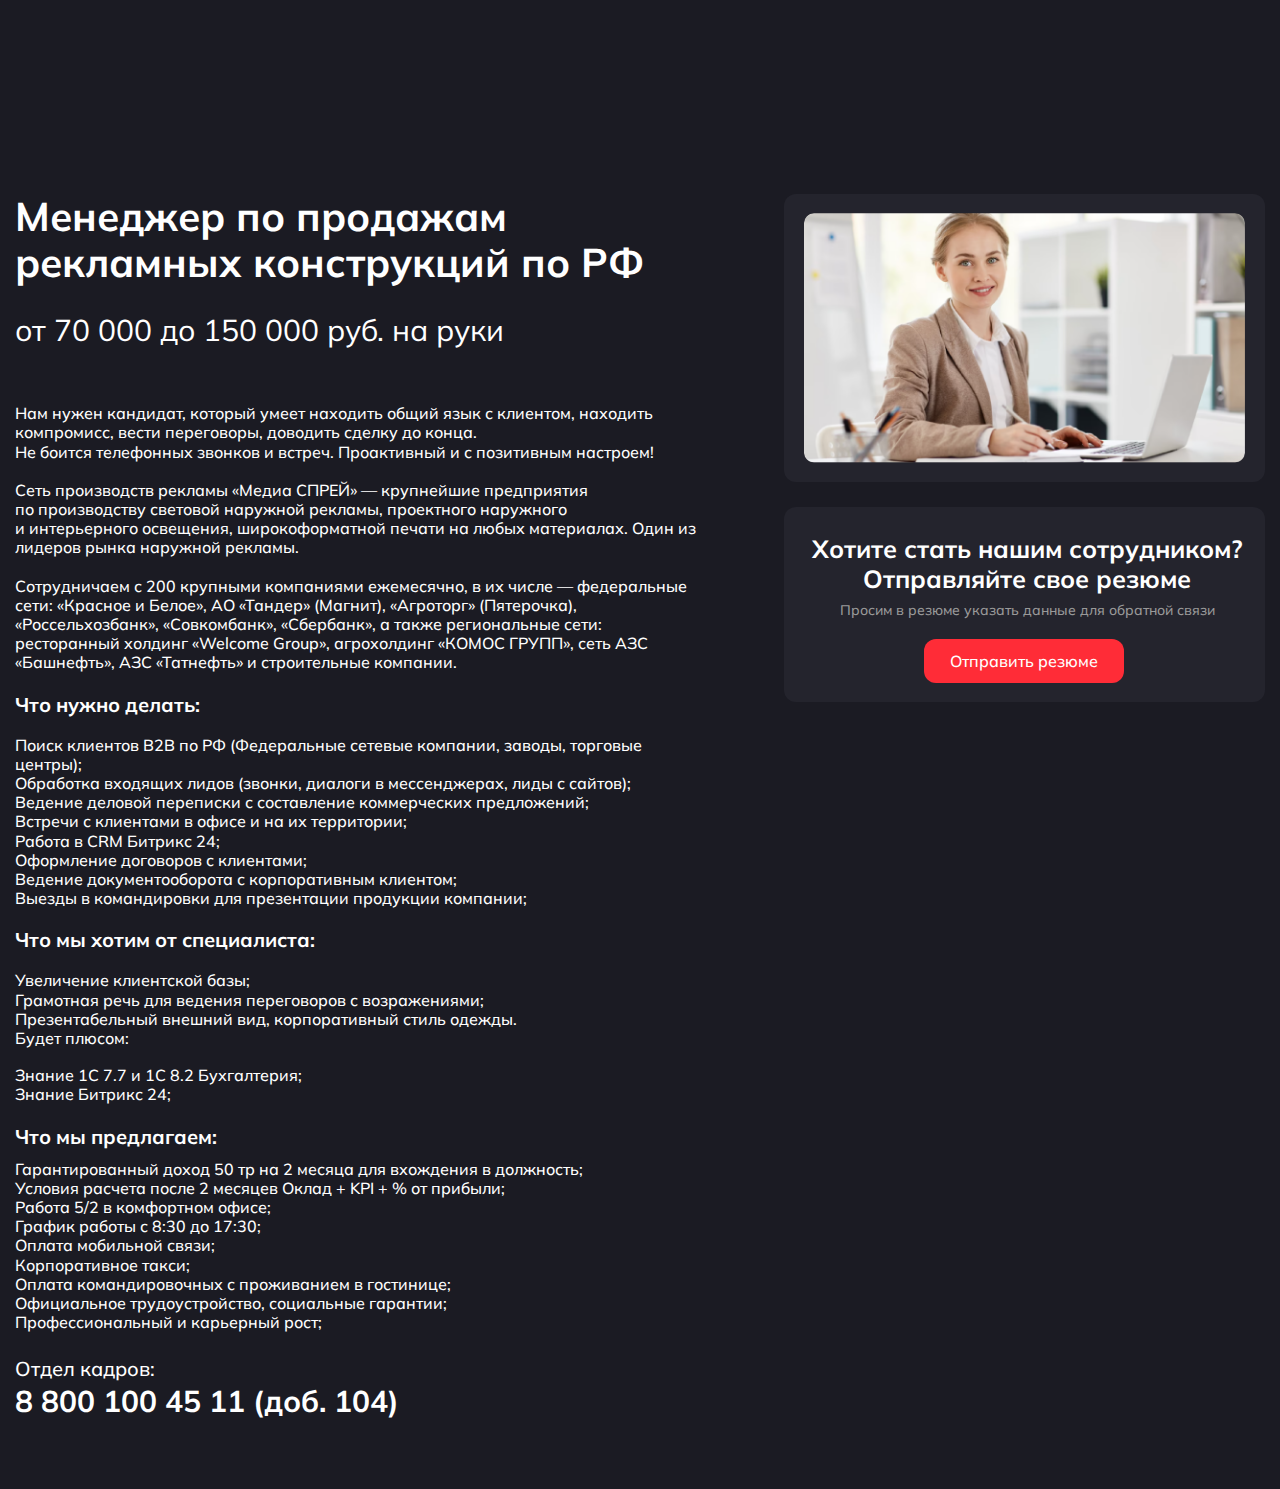
<file: vacancy.html>
<!DOCTYPE html>
<html lang="ru">
  <head>
    <meta charset="UTF-8" />
    <meta http-equiv="X-UA-Compatible" content="IE=edge" />
    <meta name="viewport" content="width=device-width, initial-scale=1.0" />
    <title>Вакансия</title>

    <!-- Index css -->
    <link rel="stylesheet" href="./css/index.css" />
    <!-- Page css -->
    <link rel="stylesheet" href="./css/pages/vacancy.css" />
  </head>
  <body>
    <main class="wrapper">
      <section class="vacancy">
        <div class="container">
          <div class="vacancy__inner">
            <div class="vacancy__info">
              <h1 class="vacancy__title">
                Менеджер по продажам рекламных конструкций по РФ
              </h1>
              <p class="vacancy__salary">от 70 000 до 150 000 руб. на руки</p>

              <div class="vacancy__desc">
                <p class="vacancy__paragraph">
                  Нам нужен кандидат, который умеет находить общий язык с
                  клиентом, находить компромисс, вести переговоры, доводить
                  сделку до конца.
                  <br />
                  Не боится телефонных звонков и встреч. Проактивный и с
                  позитивным настроем!
                </p>
                <p class="vacancy__paragraph">
                  Сеть производств рекламы «Медиа СПРЕЙ» — крупнейшие
                  предприятия
                  <br />
                  по производству световой наружной рекламы, проектного
                  наружного
                  <br />
                  и интерьерного освещения, широкоформатной печати на любых
                  материалах. Один из лидеров рынка наружной рекламы.
                </p>
                <p class="vacancy__paragraph">
                  Сотрудничаем с 200 крупными компаниями ежемесячно, в их числе
                  — федеральные сети: «Красное и Белое», АО «Тандер» (Магнит),
                  «Агроторг» (Пятерочка), «Россельхозбанк», «Совкомбанк»,
                  «Сбербанк», а также региональные сети: ресторанный холдинг
                  «Welcome Group», агрохолдинг «КОМОС ГРУПП», сеть АЗС
                  «Башнефть», АЗС «Татнефть» и строительные компании.
                </p>
              </div>

              <div class="vacancy__box">
                <div class="vacancy__subtitle">Что нужно делать:</div>
                <ul class="vacancy__list">
                  <li class="vacancy__item">
                    Поиск клиентов B2B по РФ (Федеральные сетевые компании,
                    заводы, торговые центры);
                  </li>
                  <li class="vacancy__item">
                    Обработка входящих лидов (звонки, диалоги в мессенджерах,
                    лиды с сайтов);
                  </li>

                  <li class="vacancy__item">
                    Ведение деловой переписки с составление коммерческих
                    предложений;
                  </li>

                  <li class="vacancy__item">
                    Встречи с клиентами в офисе и на их территории;
                  </li>

                  <li class="vacancy__item">Работа в CRM Битрикс 24;</li>

                  <li class="vacancy__item">
                    Оформление договоров с клиентами;
                  </li>

                  <li class="vacancy__item">
                    Ведение документооборота с корпоративным клиентом;
                  </li>
                  <li class="vacancy__item vacancy__item--mob-full-width">
                    Выезды в командировки для презентации продукции компании;
                  </li>
                </ul>
              </div>

              <div class="vacancy__box">
                <div class="vacancy__subtitle">
                  Что мы хотим от специалиста:
                </div>
                <ul class="vacancy__list">
                  <li class="vacancy__item">Увеличение клиентской базы;</li>
                  <li class="vacancy__item">
                    Грамотная речь для ведения переговоров с возражениями;
                  </li>

                  <li class="vacancy__item">
                    Презентабельный внешний вид, корпоративный стиль одежды.
                  </li>

                  <li class="vacancy__item">
                    Будет плюсом:

                    <ul class="vacancy__sub-list">
                      <li class="vacancy__item">
                        Знание 1С 7.7 и 1С 8.2 Бухгалтерия;
                      </li>
                      <li class="vacancy__item">Знание Битрикс 24;</li>
                    </ul>
                  </li>
                </ul>
              </div>

              <div class="vacancy__box">
                <div class="vacancy__subtitle vacancy__subtitle--conditions">
                  Что мы предлагаем:
                </div>
                <ul class="vacancy__list">
                  <li class="vacancy__item">
                    Гарантированный доход 50 тр на 2 месяца для вхождения в
                    должность;
                  </li>
                  <li class="vacancy__item">
                    Условия расчета после 2 месяцев Оклад + KPI + % от прибыли;
                  </li>

                  <li class="vacancy__item">Работа 5/2 в комфортном офисе;</li>

                  <li class="vacancy__item">График работы с 8:30 до 17:30;</li>
                  <li class="vacancy__item">Оплата мобильной связи;</li>
                  <li class="vacancy__item">Корпоративное такси;</li>
                  <li class="vacancy__item">
                    Оплата командировочных с проживанием в гостинице;
                  </li>
                  <li class="vacancy__item">
                    Официальное трудоустройство, социальные гарантии;
                  </li>
                  <li class="vacancy__item">
                    Профессиональный и карьерный рост;
                  </li>
                </ul>
              </div>

              <div class="vacancy__phone-contact">
                Отдел кадров:
                <a class="vacancy__phone" href="tel:88001004511">
                  8 800 100 45 11 (доб. 104)
                </a>
              </div>
            </div>
            <div class="vacancy__contact">
              <div class="vacancy__card card">
                <div class="vacancy__img-wrapper">
                  <img
                    src="./images/vacancy-contact.png"
                    alt="Хотите стать нашим сотрудником? Отправляйте свое резюме"
                    class="vacancy__img"
                  />
                </div>
              </div>

              <div class="vacancy__card card">
                <p class="vacancy__contact-title">
                  Хотите стать нашим сотрудником? Отправляйте свое резюме
                </p>
                <p class="vacancy__contact-text">
                  Просим в резюме указать данные для обратной связи
                </p>
                <a href="#" class="vacancy__btn button--1">Отправить резюме</a>
              </div>
            </div>
          </div>
        </div>
      </section>
    </main>
  </body>
</html>
</file>
<file: css/pages/homepage.css>
@import "../components/hero.css";
@import "../components/our-mission.css";
@import "../components/results.css";
@import "../components/our-clients.css";
@import "../components/about-us.css";
@import "../components/stages-of-work.css";

@import "../components/unique-offers.css"; /*Внутри unique offers используются @import "./survey.css"; @import "./cooperation-with-us.css"; */

@import "../components/press-center.css";
@import "../components/quiz.css";
</file>
<file: css/pages/dealership.css>
@import "../components/dealership-contact.css"; /* +contact-form-1 */
@import "../components/our-goal.css";
@import "../components/profitable-terms.css";
@import "../components/interested.css";
</file>
<file: css/pages/faq.css>
@import "./../components/faq.css";
</file>
<file: css/pages/vacancies.css>
@import "../components/vacancies-hero.css";
@import "../components/career-opportunities.css";
@import "../components/open-vacancies.css";
@import "../components/contact-resume.css";
@import "../components/hr-department.css";
</file>
<file: css/pages/vacancy.css>
@import "./../components/vacancy.css"
</file>
<file: css/index.css>
@import "./reset.css";
@import "./vars.css";

@import "./components/popup-contact.css";

@font-face {
  font-family: "Mulish";
  src: url(./../fonts/mulish/Mulish-VariableFont_wght.ttf);
}
@font-face {
  font-family: "Gilroy";
  src: url(./../fonts/girloy/Gilroy-Medium.ttf);
  font-weight: 500;
}

body {
  -webkit-box-sizing: border-box;
  -moz-box-sizing: border-box;
  box-sizing: border-box;

  font-size: 16px;
  font-family: "Mulish", sans-serif;
  font-weight: 500;

  color: var(--main-text-color);
  background-color: var(--page-bg-color);
}
body.body-lock {
  overflow: hidden;
}
/* Custom Scroll */
*::-webkit-scrollbar {
  width: 6px;
  height: 0;
}
*::-webkit-scrollbar-track {
  background-color: var(--page-bg-color);
}
*::-webkit-scrollbar-thumb {
  -webkit-border-radius: 6px;
  border-radius: 6px;

  background-color: var(--accent-color);
}

/* ---- */
/* Global styles */

.sup--squared {
  position: relative;
}
.sup--squared::after {
  content: "2";
  position: absolute;
  top: -0.1em;
  right: -0.7em;
  font-size: 0.6em;
}

.container {
  max-width: 1300px;
  padding: 0 15px;
  margin: 0 auto;
}

.decor-lines__wrapper {
  display: -webkit-box;
  display: -webkit-flex;
  display: -moz-box;
  display: -ms-flexbox;
  display: flex;
  -webkit-box-align: center;
  -webkit-align-items: center;
  -moz-box-align: center;
  -ms-flex-align: center;
  align-items: center;
}
.decor-lines__content {
  padding: 5px 40px;
}
.decor-lines__line {
  position: relative;
  -webkit-box-flex: 1;
  -webkit-flex-grow: 1;
  -moz-box-flex: 1;
  -ms-flex-positive: 1;
  flex-grow: 1;
  -webkit-flex-shrink: 0;
  -ms-flex-negative: 0;
  flex-shrink: 0;
  height: 1px;
  background-color: var(--accent-color);
}
.decor-lines__line::before {
  content: "";
  position: absolute;
  top: 50%;
  -webkit-transform: translate(-50%, -50%);
  -moz-transform: translate(-50%, -50%);
  -ms-transform: translate(-50%, -50%);
  -o-transform: translate(-50%, -50%);
  transform: translate(-50%, -50%);
  min-height: 7px;
  height: 7px;
  min-width: 7px;
  height: 7px;
  -webkit-border-radius: 50%;
  -moz-border-radius: 50%;
  border-radius: 50%;

  background-color: var(--accent-color);
}
.decor-lines__line:first-child:before {
  right: -7px;
}
.decor-lines__line:last-child:before {
  left: 0;
}

.card {
  width: 100%;
  padding: 15px;
  -webkit-box-sizing: border-box;
  -moz-box-sizing: border-box;
  box-sizing: border-box;
  -webkit-border-radius: var(--default-border-radius);
  -moz-border-radius: var(--default-border-radius);
  border-radius: var(--default-border-radius);

  text-align: center;

  background-color: var(--card-bg-color);
}

.card-blink {
  position: relative;
  width: 100%;
  padding: 15px;
  -webkit-box-sizing: border-box;
  -moz-box-sizing: border-box;
  box-sizing: border-box;
  -webkit-border-radius: var(--default-border-radius);
  -moz-border-radius: var(--default-border-radius);
  border-radius: var(--default-border-radius);

  text-align: center;

  background-color: var(--card-bg-color);
}
.card-blink::after {
  content: "";
  position: absolute;
  z-index: 2;
  top: 0;
  left: 50%;
  -webkit-transform: translate(-50%, -50%);
  -moz-transform: translate(-50%, -50%);
  -ms-transform: translate(-50%, -50%);
  -o-transform: translate(-50%, -50%);
  transform: translate(-50%, -50%);
  width: 70%;
  height: 55%;
  background-image: url(./../images/blink.png);
  background-repeat: no-repeat;
  background-position: center;
  -webkit-background-size: 100% 100%;
  -moz-background-size: 100% 100%;
  background-size: 100% 100%;
}

.blink-line {
  position: relative;
  height: 1px;
  width: 100%;
}
.blink-line::before,
.blink-line::after {
  content: "";
  position: absolute;
  top: 50%;
  left: 50%;

  width: 100%;

  -webkit-transform: translate(-50%, -50%);

  -moz-transform: translate(-50%, -50%);

  -ms-transform: translate(-50%, -50%);

  -o-transform: translate(-50%, -50%);

  transform: translate(-50%, -50%);
}
.blink-line::after {
  content: "";
  height: 100%;
  min-height: 10px;
  min-width: 40px;

  background-image: url(./../images/blink.png);
  background-repeat: no-repeat;
  background-position: center;
  -webkit-background-size: 100% 100%;
  -moz-background-size: 100% 100%;
  background-size: 100% 100%;
}
.blink-line::before {
  content: "";
  width: 100%;
  height: 2px;
  background-color: var(--accent-color);
}
/* Titles */
.subtitle {
  font-size: 20px;
  line-height: 110%;
  color: var(--main-text-color);
  font-weight: 500;
  font-family: "Mulish";
}
.title--1 {
  font-size: 40px;
  color: var(--main-text-color);
  font-weight: 700;
  line-height: 114%;
  font-family: "Mulish";
}
.title--2 {
  font-size: 30px;
  line-height: 114%;
  color: var(--main-text-color);
  font-weight: 700;
  font-family: "Mulish";
  text-align: center;
}
.title--3 {
  font-size: 30px;
  color: var(--main-text-color);
  font-weight: 400;
  font-family: "Mulish";
}
/* Paragraphs */
.paragraph--1 {
  display: block;
  font-size: 20px;
  line-height: 110%;
  font-weight: 500;
  font-family: "Mulish";
  text-align: center;

  color: var(--main-text-color);
}
.paragraph--2 {
  font-size: 16px;
  line-height: 110%;
  font-weight: 500;

  font-family: "Mulish";
  color: var(--main-text-color);
}
/* Buttons */
.button--1 {
  display: inline-block;
  -webkit-border-radius: var(--default-border-radius);
  -moz-border-radius: var(--default-border-radius);
  border-radius: var(--default-border-radius);
  padding: 14px 30px;

  font-size: 16px;
  font-weight: 500;
  font-family: "Mulish";
  text-align: center;
  text-decoration: none;

  color: var(--main-text-color);
  background-color: var(--accent-color);

  -webkit-transition: all, 0.3s;

  -o-transition: all, 0.3s;

  -moz-transition: all, 0.3s;

  transition: all, 0.3s;
}
.button--1:hover {
  -webkit-box-shadow: 0px 0px 6px var(--accent-color);
  -moz-box-shadow: 0px 0px 6px var(--accent-color);
  box-shadow: 0px 0px 6px var(--accent-color);
}
/* Swiper slider */
.slider__arrows {
  display: -webkit-box;
  display: -webkit-flex;
  display: -moz-box;
  display: -ms-flexbox;
  display: flex;
}
.slider__arrow {
  display: block;
  height: 30px;
  width: 30px;

  background-repeat: no-repeat;
  -webkit-background-size: cover;
  -moz-background-size: cover;
  background-size: cover;
  background-position: center;

  -webkit-transition: opacity 0.3s;

  -o-transition: opacity 0.3s;

  -moz-transition: opacity 0.3s;

  transition: opacity 0.3s;
}
.slider__arrow--next {
  background-image: url("../images/icons/arrow-next.png");
}
.slider__arrow--prev {
  margin-right: 12px;
  background-image: url("../images/icons/arrow-prev.png");
}
.slider__arrow.swiper-button-disabled {
  opacity: 0.4;
}
/* Inputs */
.input {
  -webkit-box-sizing: border-box;
  -moz-box-sizing: border-box;
  box-sizing: border-box;
  padding: 5px 20px;
  -webkit-border-radius: var(--default-border-radius);
  -moz-border-radius: var(--default-border-radius);
  border-radius: var(--default-border-radius);
  border: 1px solid var(--accent-color);

  font-family: "Gilroy";
  font-size: 14px;
  line-height: 120%;

  color: var(--main-text-color);
  background-color: rgba(0, 0, 0, 0.1);
}
.input--2 {
  padding: 12px 18px;
  -webkit-border-radius: var(--default-border-radius);
  -moz-border-radius: var(--default-border-radius);
  border-radius: var(--default-border-radius);
  -webkit-box-sizing: border-box;
  -moz-box-sizing: border-box;
  box-sizing: border-box;

  font-size: 14px;
  font-family: "Gilroy";

  width: 100%;

  color: var(--dis-accent-color);
  border: 1px solid var(--dis-accent-color);
  background-color: transparent;

  -webkit-transition: all, 0.3s;

  -o-transition: all, 0.3s;

  -moz-transition: all, 0.3s;

  transition: all, 0.3s;
}
.input--2:focus-visible {
  outline-color: var(--accent-color);
}
.input::-webkit-input-placeholder {
  font-size: 14px;
  font-weight: 500;

  color: var(--grey-color);
}
.input:-moz-placeholder {
  font-size: 14px;
  font-weight: 500;

  color: var(--grey-color);
}
.input::-moz-placeholder {
  font-size: 14px;
  font-weight: 500;

  color: var(--grey-color);
}
.input:-ms-input-placeholder {
  font-size: 14px;
  font-weight: 500;

  color: var(--grey-color);
}
.input::-ms-input-placeholder {
  font-size: 14px;
  font-weight: 500;

  color: var(--grey-color);
}
.input::placeholder {
  font-size: 14px;
  font-weight: 500;

  color: var(--grey-color);
}
.input:focus-visible {
  outline: 1px solid var(--main-text-color);
}
input[type="submit"] {
  border: none;

  cursor: pointer;
}
/* Checkbox */
.input-checkbox {
  width: 0;
  height: 0;
  opacity: 0;
  position: absolute;
  z-index: -1;
}
.input-checkbox-custom {
  position: relative;
  display: block;
  width: 30px;
  height: 30px;
  min-width: 30px;
  min-height: 30px;
  -webkit-border-radius: var(--default-border-radius);
  -moz-border-radius: var(--default-border-radius);
  border-radius: var(--default-border-radius);
  border: 2px solid var(--accent-color);

  background-color: transparent;
  cursor: pointer;
}
.input-checkbox-custom::before {
  content: "";
  position: absolute;
  top: 50%;
  left: 50%;
  -webkit-transform: translate(-50%, -50%);
  -moz-transform: translate(-50%, -50%);
  -ms-transform: translate(-50%, -50%);
  -o-transform: translate(-50%, -50%);
  transform: translate(-50%, -50%);

  -webkit-border-radius: var(--default-border-radius);

  -moz-border-radius: var(--default-border-radius);

  border-radius: var(--default-border-radius);
  width: 15px;
  height: 15px;

  background-color: var(--accent-color);

  -webkit-transition: all, 0.3s;

  -o-transition: all, 0.3s;

  -moz-transition: all, 0.3s;

  transition: all, 0.3s;
  opacity: 0;
}
.input-checkbox:checked + .input-checkbox-custom::before {
  opacity: 1;
}
/* radio */
.input-radio {
  width: 0;
  height: 0;
  opacity: 0;
  position: absolute;
  z-index: -1;
}
.input-radio-custom {
  position: relative;
  display: block;
  width: 16px;
  height: 16px;
  min-width: 16px;
  min-height: 16px;
  -webkit-box-sizing: border-box;
  -moz-box-sizing: border-box;
  box-sizing: border-box;

  -webkit-border-radius: 50%;

  -moz-border-radius: 50%;

  border-radius: 50%;
  border: 1px solid rgba(91, 91, 96, 0.7);

  cursor: pointer;
}
.input-radio-custom::after {
  content: "";
  position: absolute;
  top: 50%;
  left: 50%;
  -webkit-transform: translate(-50%, -50%);
  -moz-transform: translate(-50%, -50%);
  -ms-transform: translate(-50%, -50%);
  -o-transform: translate(-50%, -50%);
  transform: translate(-50%, -50%);

  -webkit-border-radius: var(--default-border-radius);

  -moz-border-radius: var(--default-border-radius);

  border-radius: var(--default-border-radius);
  width: 9px;
  height: 9px;

  background-color: var(--accent-color);

  -webkit-transition: all, 0.3s;

  -o-transition: all, 0.3s;

  -moz-transition: all, 0.3s;

  transition: all, 0.3s;
  opacity: 0;
}
.input-radio:checked + .input-radio-custom {
  border-color: var(--main-text-color);
}
.input-radio:checked + .input-radio-custom::after {
  opacity: 1;
}
/* olli */
.list-decor {
  list-style: none;
}
.list-decor li {
  position: relative;
  padding-left: 16px;
}
.list-decor li::after {
  position: absolute;
  content: "";
  top: 5px;
  left: 0;

  width: 7px;
  height: 7px;
  -webkit-border-radius: 50%;
  -moz-border-radius: 50%;
  border-radius: 50%;

  background-color: var(--accent-color);
}
.list-decor li:not(:last-child) {
  margin-bottom: 13px;
}

/* Popup */
.popup {
  position: fixed;
  z-index: 10;
  height: 100%;
  width: 100%;
  top: 0;
  left: 0;
  right: 0;
  bottom: 0;

  -webkit-transition: all 0.5s;

  -o-transition: all 0.5s;

  -moz-transition: all 0.5s;

  transition: all 0.5s;
  opacity: 0;
  visibility: hidden;

  overflow-y: auto;
  overflow-x: hidden;
}
.popup.popup--open {
  opacity: 1;
  visibility: visible;
}
.popup__body {
  padding: 10px;
  -webkit-box-sizing: border-box;
  -moz-box-sizing: border-box;
  box-sizing: border-box;

  min-height: 100%;
  display: -webkit-box;
  display: -webkit-flex;
  display: -moz-box;
  display: -ms-flexbox;
  display: flex;
  -webkit-box-align: center;
  -webkit-align-items: center;
  -moz-box-align: center;
  -ms-flex-align: center;
  align-items: center;
  -webkit-box-pack: center;
  -webkit-justify-content: center;
  -moz-box-pack: center;
  -ms-flex-pack: center;
  justify-content: center;
  z-index: 10;

  background-color: rgba(0, 0, 0, 0.3);
}
.popup__content {
  position: relative;
  z-index: 9;
  padding: 40px;
  -webkit-box-sizing: border-box;
  -moz-box-sizing: border-box;
  box-sizing: border-box;

  -webkit-border-radius: 20px;

  -moz-border-radius: 20px;

  border-radius: 20px;
  border: 1px solid var(--accent-color);

  background-color: var(--page-bg-color);

  /* box-shadow: 0px 0px 20px rgba(0, 0, 0, 0.3); */
}
.popup__btn-close {
  position: absolute;
  top: 30px;
  right: 30px;
  padding: 5px;
}
.popup__btn-close svg {
  stroke: var(--color-text-2);
  -webkit-transition: all, 0.3s;
  -o-transition: all, 0.3s;
  -moz-transition: all, 0.3s;
  transition: all, 0.3s;
}
.popup__btn-close:hover svg {
  stroke: var(--color-accent-1);
}
/* Медиа запросы для глобальных стилей */
@media (max-width: 600px) {
  .title--1 {
    font-size: 30px;
  }
  .title--2 {
    font-size: 20px;
  }
  .button--1 {
    padding: 12px 26px;
  }
  .subtitle {
    font-size: 16px;
  }
  .paragraph--1 {
    font-size: 14px;
  }
  .paragraph--2 {
    font-size: 14px;
  }

  .button--1:hover {
    -webkit-box-shadow: 0px 0px 6px var(--accent-color);
    -moz-box-shadow: 0px 0px 6px var(--accent-color);
    box-shadow: 0px 0px 6px var(--accent-color);
  }
}
@media (max-width: 460px) {
  .title--1 {
    font-size: 20px;
  }
  .button--1 {
    font-size: 14px;
    padding: 8px 24px;
  }
  .subtitle {
    font-size: 14px;
  }
  .button--1,
  .input {
    -webkit-border-radius: 6px;
    -moz-border-radius: 6px;
    border-radius: 6px;
  }
  .list-decor li:not(:last-child) {
    margin-bottom: 11.05px;
  }
  .list-decor li::after {
    width: 5px;
    height: 5px;
  }
  .decor-lines__content {
    padding: 5px 20px;
  }
}
@media (max-width: 360px) {
  .container {
    padding: 0 10px;
  }

  .decor-lines__content {
    padding: 5px 15px;
  }
}
</file>
